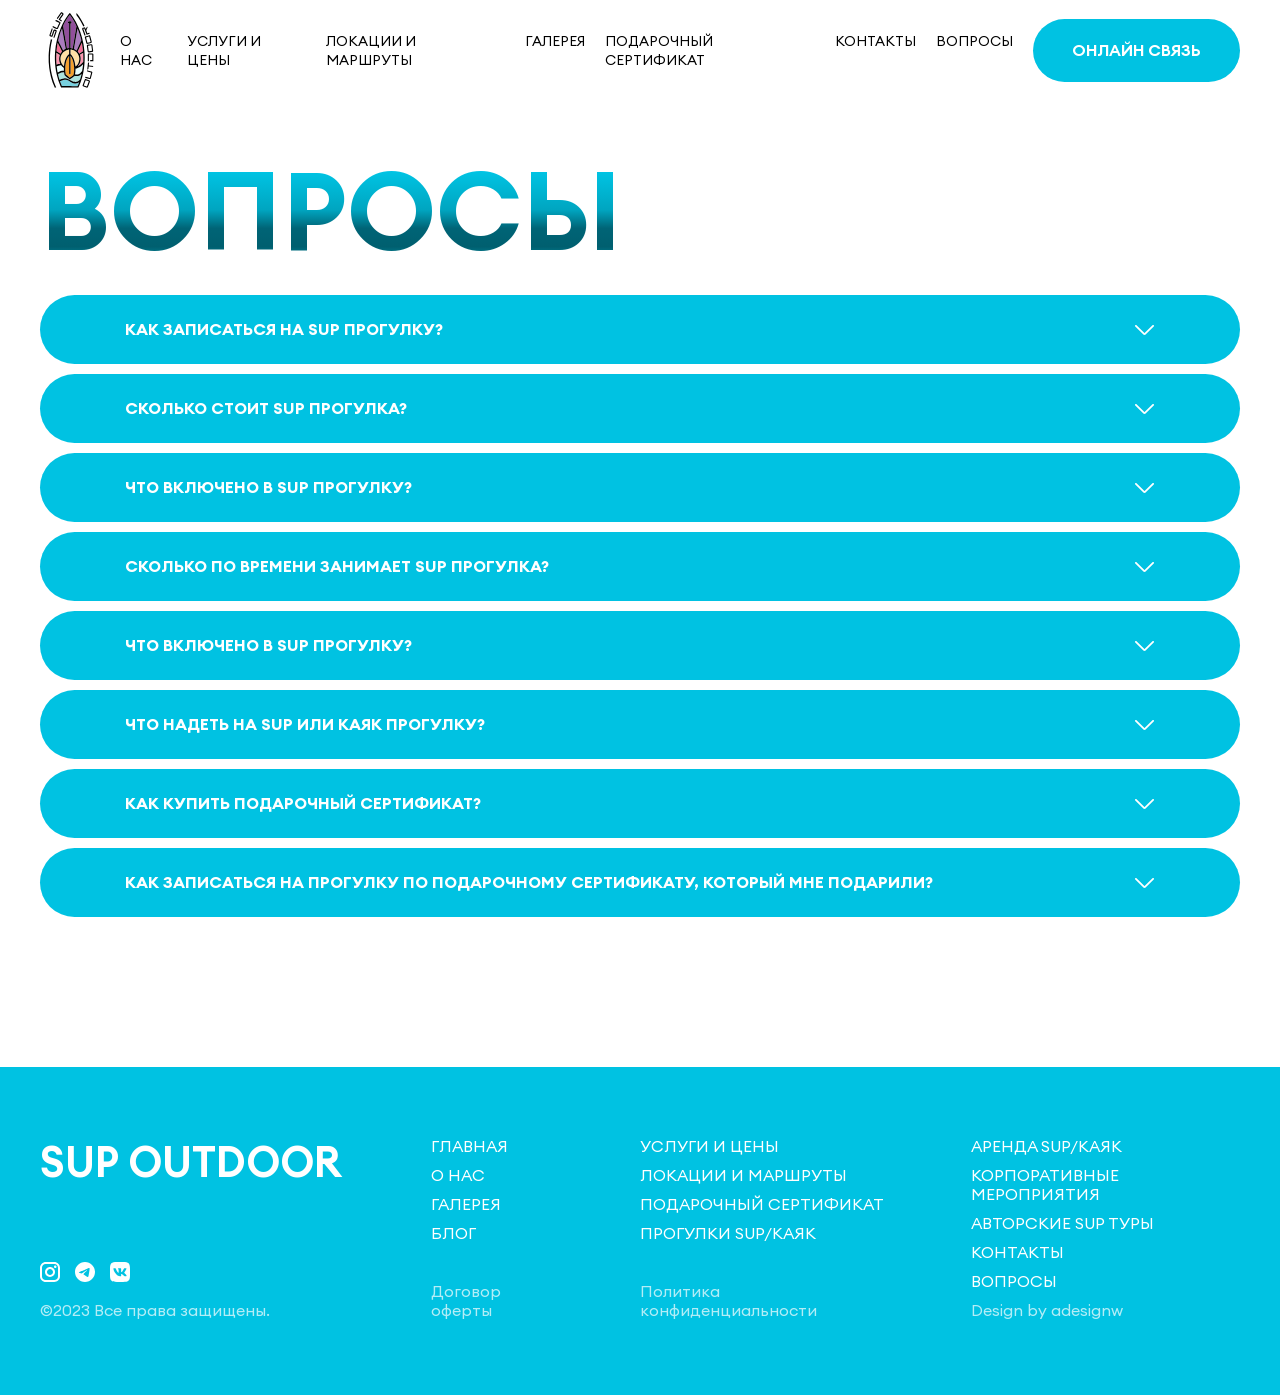
<file: html/ask.html>
<!DOCTYPE html>
<html lang="en">

<head>
	<meta charset="UTF-8">
	<meta name="viewport" content="width=device-width, initial-scale=1.0">
	<title>Вопросы</title>
	<link rel="stylesheet" href="./../styles.css">
	<script src="./../script.js" defer></script>
</head>

<body>

	<div class="app">
		<header class="header">
			<div class="header__container">

				<a href="/index.html" class="header__logo">
					<img src="../../img/logo.svg" alt="Логотип">
				</a>

				<ul class="header__menu">
					<li class="header__list">
						<a href="" class="header__link">О нас</a>
					</li>
					<li class="header__list">
						<a href="" class="header__link">Услуги и цены</a>
					</li>
					<li class="header__list">
						<a href="/html/routes.html" class="header__link">Локации и маршруты</a>
					</li>
					<li class="header__list">
						<a href="" class="header__link">Галерея</a>
					</li>
					<li class="header__list">
						<a href="" class="header__link">Подарочный сертификат</a>
					</li>
					<li class="header__list">
						<a href="/index.html" class="header__link">Контакты</a>
					</li>
					<li class="header__list">
						<a href="/html/ask.html" class="header__link">Вопросы</a>
					</li>
				</ul>

				<a href="/clients" class="header__button">Онлайн связь</a>

				<button class="header__burger"><span></span></button>

			</div>
		</header>

		<main class="main">

			<section class="ask">
				<div class="ask__container">
					<h2 class="ask__title">вопросы</h2>

					<div class="ask__items">

						<div class="ask__item">
							<div class="ask__question">
								Как записаться на SUP прогулку?
								<svg viewBox="0 0 23.2308 12.2263" fill="none">
									<path d="M22.1154 11.1108L12.1901 1.35742C12.1159 1.27954 12.0266 1.21753 11.9279 1.17505C11.8291 1.13281 11.7228 1.11084 11.6154 1.11084C11.508 1.11084 11.4017 1.13281 11.3029 1.17505C11.2042 1.21753 11.115 1.27954 11.0407 1.35742L1.11541 11.1108" stroke="#FFFFFF" stroke-opacity="1.000000" stroke-width="2.221727" stroke-linejoin="round" stroke-linecap="round" />
								</svg>
							</div>
							<div class="ask__content">
								<div class="ask__left">
									<p>Необходимо перейти по кнопке «Онлайн запись» в систему yclients. В записи есть маршруты, их описание, расписание и вся информация. Там же Вы сможете выбрать желаемый маршрут и время в нашем расписании, записаться и оплатить. Мы работаем по 100% предоплате. После записи на Вашу почту также придет вся информация.</p>
								</div>
								<div class="ask__right">
									<p class="ask__suptitle">Если запись не работает, просим связаться с нами через раздел контакты:</p>
									<a href="" class="ask__link">Контакты</a>
								</div>
							</div>
						</div>

						<div class="ask__item">
							<div class="ask__question">
								Сколько стоит SUP прогулка?
								<svg viewBox="0 0 23.2308 12.2263" fill="none">
									<path d="M22.1154 11.1108L12.1901 1.35742C12.1159 1.27954 12.0266 1.21753 11.9279 1.17505C11.8291 1.13281 11.7228 1.11084 11.6154 1.11084C11.508 1.11084 11.4017 1.13281 11.3029 1.17505C11.2042 1.21753 11.115 1.27954 11.0407 1.35742L1.11541 11.1108" stroke="#FFFFFF" stroke-opacity="1.000000" stroke-width="2.221727" stroke-linejoin="round" stroke-linecap="round" />
								</svg>
							</div>
							<div class="ask__content">
								<div class="ask__left">
									<p>Sup прогулки стоит от 2000 до 3900₽. <br> Цена завит от выбранной локации, времени и дня недели. Более подробно цены можно изучить в форме онлайн записи (при клике на кнопку “онлайн запись”).</p>
									<p>В стоимость включено всё необходимое:</p>

									<form class="ask__form">
										<label class="ask__label">
											<input type="checkbox" class="ask__checkbox">
											Новое оборудование (SUP, весло, жилет, страховочный лиш)
										</label>
										<label class="ask__label">
											<input type="checkbox" class="ask__checkbox">
											Обучение (теоретическая часть у воды)
										</label>
										<label class="ask__label">
											<input type="checkbox" class="ask__checkbox">
											Сопровождение инструкторов на всем маршруте
										</label>
									</form>

									<p>На каждой локации есть свои удобства в виде зоны для вещей, переодевания и т.д</p>
									<p>Старт и финиш любого из наших маршрутов в одном месте.</p>
								</div>
								<div class="ask__right">
									<p class="ask__suptitle">Для записи можно воспользоваться кнопкой «Онлайн запись»:</p>
									<a href="" class="ask__link">Онлайн запись</a>
								</div>
							</div>
						</div>

						<div class="ask__item">
							<div class="ask__question">
								Что включено в SUP прогулку?
								<svg viewBox="0 0 23.2308 12.2263" fill="none">
									<path d="M22.1154 11.1108L12.1901 1.35742C12.1159 1.27954 12.0266 1.21753 11.9279 1.17505C11.8291 1.13281 11.7228 1.11084 11.6154 1.11084C11.508 1.11084 11.4017 1.13281 11.3029 1.17505C11.2042 1.21753 11.115 1.27954 11.0407 1.35742L1.11541 11.1108" stroke="#FFFFFF" stroke-opacity="1.000000" stroke-width="2.221727" stroke-linejoin="round" stroke-linecap="round" />
								</svg>
							</div>
							<div class="ask__content">
								<div class="ask__left">
									<form class="ask__form">
										<label class="ask__label">
											<input type="checkbox" class="ask__checkbox">
											Курс обучения;
										</label>
										<label class="ask__label">
											<input type="checkbox" class="ask__checkbox">
											Прокат нового надежного оборудования (SUP доска, карбоновое (легкое) sup весло);
										</label>
										<label class="ask__label">
											<input type="checkbox" class="ask__checkbox">
											Спасательный жилет и страховочный лиш;
										</label>
										<label class="ask__label">
											<input type="checkbox" class="ask__checkbox">
											Сопровождение на всем маршруте профессиональными инструкторами;
										</label class="ask__label">
										<label>
											<input type="checkbox" class="ask__checkbox">
											Настроение и атмосфера!
										</label>
									</form>
								</div>
								<div class="ask__right">
									<p class="ask__suptitle">Для записи можно воспользоваться кнопкой «Онлайн запись»:</p>
									<a href="" class="ask__link">Онлайн запись</a>
								</div>
							</div>
						</div>

						<div class="ask__item">
							<div class="ask__question">
								Сколько по времени занимает sup прогулка?
								<svg viewBox="0 0 23.2308 12.2263" fill="none">
									<path d="M22.1154 11.1108L12.1901 1.35742C12.1159 1.27954 12.0266 1.21753 11.9279 1.17505C11.8291 1.13281 11.7228 1.11084 11.6154 1.11084C11.508 1.11084 11.4017 1.13281 11.3029 1.17505C11.2042 1.21753 11.115 1.27954 11.0407 1.35742L1.11541 11.1108" stroke="#FFFFFF" stroke-opacity="1.000000" stroke-width="2.221727" stroke-linejoin="round" stroke-linecap="round" />
								</svg>
							</div>
							<div class="ask__content">
								<div class="ask__left">
									<p>SUP прогулка длится порядка 1,5-2,5 часа в зависимости от выбранной локации и маршрута. Как показал опыт, такая продолжительность занятия оптимальна – вам хватит времени для отработки всех навыков, и вы не успеете устать.</p>
									<p>Исключения по времени составляют лишь маршруты “Кругосветка” (3,5 часа) и “Корона” (3,5 часа). Эти маршруты подойдут для тех, кто уже плавал с нами на сапах хоть один раз.</p>
									<p>Специально для новичков (и не только) мы подготовили все наши маршруты. Они очень живописны, и вы получите истинное удовольствие, проходя их. Все маршруты подходят для новичков (за исключением Кругосветки и Короны, поскольку это более длительные маршруты и связаны и с sup техникой и выносливостью).</p>
									<p>Уже на первом занятии вы гарантированно встанете на доску и самостоятельно поплывете, освоите все основные моменты по технике гребли и маневру, научитесь держать баланс, преодолевать волнения на воде и правильно перемещаться по доске.</p>
								</div>
								<div class="ask__right">
									<p class="ask__suptitle">Для записи можно воспользоваться кнопкой «Онлайн запись»:</p>
									<a href="" class="ask__link">Онлайн запись</a>
								</div>
							</div>
						</div>

						<div class="ask__item">
							<div class="ask__question">
								Что включено в SUP прогулку?
								<svg viewBox="0 0 23.2308 12.2263" fill="none">
									<path d="M22.1154 11.1108L12.1901 1.35742C12.1159 1.27954 12.0266 1.21753 11.9279 1.17505C11.8291 1.13281 11.7228 1.11084 11.6154 1.11084C11.508 1.11084 11.4017 1.13281 11.3029 1.17505C11.2042 1.21753 11.115 1.27954 11.0407 1.35742L1.11541 11.1108" stroke="#FFFFFF" stroke-opacity="1.000000" stroke-width="2.221727" stroke-linejoin="round" stroke-linecap="round" />
								</svg>
							</div>
							<div class="ask__content">
								<div class="ask__left">
									<form class="ask__form">
										<label class="ask__label">
											<input type="checkbox" class="ask__checkbox">
											Бутылку воды (желательно многоразовую) и минимум 1л воды на человека;
										</label>
										<label class="ask__label">
											<input type="checkbox" class="ask__checkbox">
											Купальник/одежду для сап прогулки (потому что если вы упадете в воду в единственной одежде, в которой пришли, то будет очень неприятно возвращаться в ней домой);
										</label>
										<label class="ask__label">
											<input type="checkbox" class="ask__checkbox">
											Крем от загара или для загара:
										</label>
										<label class="ask__label">
											<input type="checkbox" class="ask__checkbox">
											Гидромешок, если он у вас есть, и если вы хотите что-то взять с собой на заплыв (это необязательно - у нас есть зона, где можно оставить все свои вещи в безопасности);
										</label class="ask__label">
										<label>
											<input type="checkbox" class="ask__checkbox">
											Влагозащитный чехол для телефона, если он у вас есть, и если вы хотите взять телефон с собой на заплыв;
										</label>
										<label class="ask__label">
											<input type="checkbox" class="ask__checkbox">
											Поясная сумка, если вы планируете взять с собой телефон (а телефон сам по себе влагозащитный), или что-нибудь еще, что не боится воды:)
										</label>
										<label class="ask__label">
											<input type="checkbox" class="ask__checkbox">
											Головной убор от солнца;
										</label>
										<label class="ask__label">
											<input type="checkbox" class="ask__checkbox">
											Солнечные очки + страховочная веревочка, чтобы очки не утонули, если вы вдруг упадете в воду;
										</label>
										<label class="ask__label">
											<input type="checkbox" class="ask__checkbox">
											Полотенце - оно может понадобиться после заплыва, если вы захотите искупаться или вам кто-то поможет это сделать;
										</label>
										<label class="ask__label">
											<input type="checkbox" class="ask__checkbox">
											Если вы выбрали ранний или вечерний маршрут, то может понадобиться средство от комаров;
										</label>
										<label class="ask__label">
											<input type="checkbox" class="ask__checkbox">
											Настроение и бодрость!
										</label>
									</form>

									<p>На каждом сапе если специальные резинки, куда можно будет закрепить все выше перечисленное и не только.</p>
								</div>
								<div class="ask__right">
									<p class="ask__suptitle">Для записи можно воспользоваться кнопкой «Онлайн запись»:</p>
									<a href="" class="ask__link">Онлайн запись</a>
								</div>
							</div>
						</div>

						<div class="ask__item">
							<div class="ask__question">
								Что надеть на sup или каяк прогулку?
								<svg viewBox="0 0 23.2308 12.2263" fill="none">
									<path d="M22.1154 11.1108L12.1901 1.35742C12.1159 1.27954 12.0266 1.21753 11.9279 1.17505C11.8291 1.13281 11.7228 1.11084 11.6154 1.11084C11.508 1.11084 11.4017 1.13281 11.3029 1.17505C11.2042 1.21753 11.115 1.27954 11.0407 1.35742L1.11541 11.1108" stroke="#FFFFFF" stroke-opacity="1.000000" stroke-width="2.221727" stroke-linejoin="round" stroke-linecap="round" />
								</svg>
							</div>
							<div class="ask__content">
								<div class="ask__left">
									<p>Помните, что на SUP мы не просто стоим, а гребем, а значит активно разогреваемся. Соответственно, нам чаще жарко, чем холодно. Но, конечно же, не стоит забывать и о погоде.</p>
									<p>Если погода обещает быть тёплой - а это все что +15 и выше, то смело надевайте шорты, купальники, легкие футболки, желательно лайкру, чтобы не обгореть, а также кепку, очки и крем от загара. Для очков не забывайте страховочную веревочку, чтобы в конце прогулки не остаться без очков.</p>
								</div>
								<div class="ask__right">
									<p class="ask__suptitle">Для записи можно воспользоваться кнопкой «Онлайн запись»:</p>
									<a href="" class="ask__link">онлайн запись</a>
								</div>
							</div>
						</div>

						<div class="ask__item">
							<div class="ask__question">
								Как купить подарочный сертификат?
								<svg viewBox="0 0 23.2308 12.2263" fill="none">
									<path d="M22.1154 11.1108L12.1901 1.35742C12.1159 1.27954 12.0266 1.21753 11.9279 1.17505C11.8291 1.13281 11.7228 1.11084 11.6154 1.11084C11.508 1.11084 11.4017 1.13281 11.3029 1.17505C11.2042 1.21753 11.115 1.27954 11.0407 1.35742L1.11541 11.1108" stroke="#FFFFFF" stroke-opacity="1.000000" stroke-width="2.221727" stroke-linejoin="round" stroke-linecap="round" />
								</svg>
							</div>
							<div class="ask__content">
								<div class="ask__left border-none">
									<p>Если вы хотите купить подарочный Сертификат, можно перейти по кнопке:</p>
									<a href="" class="ask__link link-margin">купить</a>
									<p>Если вы хотите купить подарочный Сертификат, можно перейти по кнопке:</p>
									<a href="" class="ask__link">подробнее</a>
								</div>
							</div>
						</div>

						<div class="ask__item">
							<div class="ask__question">
								Как записаться на прогулку по подарочному сертификату, который мне подарили?
								<svg viewBox="0 0 23.2308 12.2263" fill="none">
									<path d="M22.1154 11.1108L12.1901 1.35742C12.1159 1.27954 12.0266 1.21753 11.9279 1.17505C11.8291 1.13281 11.7228 1.11084 11.6154 1.11084C11.508 1.11084 11.4017 1.13281 11.3029 1.17505C11.2042 1.21753 11.115 1.27954 11.0407 1.35742L1.11541 11.1108" stroke="#FFFFFF" stroke-opacity="1.000000" stroke-width="2.221727" stroke-linejoin="round" stroke-linecap="round" />
								</svg>
							</div>
							<div class="ask__content">
								<div class="ask__left">
									<form class="ask__form">
										<p>Вам необходимо выбрать, на какую прогулку вы хотите записаться в Серебряном Бору, выбрать сап или каяк, (расписание + описание маршрутов есть в онлайн записи), определиться со временем — и связаться с нами в Вотсапе, который есть в разделе контакты.</p>
										<label class="ask__label">
											<input type="checkbox" class="ask__checkbox">
											Сообщение нам отправляйте в таком формате (пример):
										</label>
										<p>Прошу записать меня на сап прогулку или каяк прогулку (нужно выбрать) в Серебряном бору.</p>
										<p>
											<span>Дата: xx.xx</span>
											<span>Время: xx:xx</span>
											<span>Сколько человек: 1 или 2 (в зависимости от того на сколько человек был подарен сертификат)</span>
											<span>Номер сертификата: xxxxxxxx</span>
											<span>Контактный номер: +7xxxxxxxxxx</span>
											<span>Имя: xxxxx</span>
										</p>
										<label class="ask__label">
											<input type="checkbox" class="ask__checkbox">
											Записаться нужно за 2-4 дня до выбранной прогулки.
										</label>
									</form>
								</div>
								<div class="ask__right">
									<p class="ask__suptitle">Чтобы посмотреть расписание и информацию по маршрутам воспользуйтесь кнопкой «Онлайн запись»:</p>
									<a href="" class="ask__link ask__link-margin">Онлайн запись</a>
									<p class="ask__suptitle">Чтобы связаться с нами для записи на прогулку воспользуйтесь кнопкой «WhatsApp»:</p>
									<a href="" class="ask__link ask__link-margin">WhatsApp</a>
									<p class="ask__suptitle">Чтобы узнать адрес и схему проезда к локации Серебряный Бор воспользуйтесь кнопкой «Контакты»:</p>
									<a href="" class="ask__link ask__link-margin">контакты</a>
								</div>
							</div>
						</div>



					</div>

				</div>
			</section>

		</main>

		<footer class="footer">
			<div class="footer__container">

				<div class="footer__info">

					<a href="" class="footer__logo">sup outdoor</a>

					<div class="footer__socials">
						<a href="" class="footer__social">
							<svg viewBox="0 0 25 25">
								<path id="Vector" d="M7.25 0L17.75 0C21.75 0 25 3.25 25 7.25L25 17.75C25 19.6729 24.2362 21.5171 22.8765 22.8765C21.5169 24.2363 19.6728 25 17.75 25L7.25 25C3.25 25 0 21.75 0 17.75L0 7.25C0 5.32715 0.763836 3.48291 2.12347 2.12354C3.48312 0.763672 5.32718 0 7.25 0ZM7 2.5C5.80653 2.5 4.66193 2.97412 3.81802 3.81787C2.97411 4.66211 2.5 5.80664 2.5 7L2.5 18C2.5 20.4873 4.5125 22.5 7 22.5L18 22.5C19.1935 22.5 20.3381 22.0259 21.182 21.1821C22.0259 20.3379 22.5 19.1934 22.5 18L22.5 7C22.5 4.5127 20.4875 2.5 18 2.5L7 2.5ZM19.0625 4.375C19.4769 4.375 19.8743 4.53955 20.1674 4.83252C20.4604 5.12549 20.625 5.52295 20.625 5.9375C20.625 6.35205 20.4604 6.74951 20.1674 7.04248C19.8743 7.33545 19.4769 7.5 19.0625 7.5C18.6481 7.5 18.2507 7.33545 17.9576 7.04248C17.6646 6.74951 17.5 6.35205 17.5 5.9375C17.5 5.52295 17.6646 5.12549 17.9576 4.83252C18.2507 4.53955 18.6481 4.375 19.0625 4.375ZM12.5 6.25C14.1576 6.25 15.7473 6.90869 16.9194 8.08057C18.0915 9.25293 18.75 10.8423 18.75 12.5C18.75 14.1577 18.0915 15.7471 16.9194 16.9194C15.7473 18.0913 14.1576 18.75 12.5 18.75C10.8424 18.75 9.25269 18.0913 8.08058 16.9194C6.90848 15.7471 6.25 14.1577 6.25 12.5C6.25 10.8423 6.90848 9.25293 8.08058 8.08057C9.25269 6.90869 10.8424 6.25 12.5 6.25ZM12.5 8.75C11.5054 8.75 10.5516 9.14502 9.84835 9.84814C9.14509 10.5518 8.75 11.5054 8.75 12.5C8.75 13.4946 9.14509 14.4482 9.84835 15.1519C10.5516 15.855 11.5054 16.25 12.5 16.25C13.4946 16.25 14.4484 15.855 15.1516 15.1519C15.8549 14.4482 16.25 13.4946 16.25 12.5C16.25 11.5054 15.8549 10.5518 15.1516 9.84814C14.4484 9.14502 13.4946 8.75 12.5 8.75Z" fill="#ffffff" fill-opacity="1.000000" fill-rule="nonzero" />
							</svg>
						</a>
						<a href="" class="footer__social">
							<svg viewBox="0 0 25 25">
								<path id="Vector" d="M12.5 0C5.6 0 0 5.6001 0 12.5C0 19.3999 5.6 25 12.5 25C19.4 25 25 19.3999 25 12.5C25 5.6001 19.4 0 12.5 0ZM18.3 8.5C18.1125 10.4751 17.3 15.2749 16.8875 17.4873C16.7125 18.4248 16.3625 18.7373 16.0375 18.7749C15.3125 18.8374 14.7625 18.2998 14.0625 17.8374C12.9625 17.1123 12.3375 16.6626 11.275 15.9624C10.0375 15.1499 10.8375 14.7002 11.55 13.9751C11.7375 13.7876 14.9375 10.875 15 10.6123C15.0087 10.5728 15.0075 10.5312 14.9966 10.4922C14.9857 10.4531 14.9654 10.417 14.9375 10.3877C14.8625 10.3252 14.7625 10.3501 14.675 10.3623C14.5625 10.3877 12.8125 11.5498 9.4 13.8501C8.9 14.1875 8.45 14.3623 8.05 14.3501C7.6 14.3374 6.75 14.1001 6.1125 13.8877C5.325 13.6377 4.7125 13.5 4.7625 13.0625C4.7875 12.8374 5.1 12.6123 5.6875 12.375C9.3375 10.7876 11.7625 9.7373 12.975 9.2373C16.45 7.7876 17.1625 7.5376 17.6375 7.5376C17.7375 7.5376 17.975 7.5625 18.125 7.6875C18.25 7.7876 18.2875 7.9248 18.3 8.0249C18.2875 8.1001 18.3125 8.3252 18.3 8.5Z" fill="#ffffff" fill-opacity="1.000000" fill-rule="nonzero" />
							</svg>
						</a>
						<a href="" class="footer__social">
							<svg viewBox="0 0 25 25">
								<path id="Vector" d="M16.3412 0L8.67125 0C1.66625 0 0 1.66602 0 8.65869L0 16.3286C0 23.3325 1.65375 25 8.65875 25L16.3288 25C23.3325 25 25 23.3462 25 16.3413L25 8.67139C25 1.66602 23.3463 0 16.3412 0ZM20.1825 17.8374L18.3587 17.8374C17.6687 17.8374 17.4612 17.2788 16.2238 16.041C15.1438 15 14.6875 14.8701 14.4138 14.8701C14.0363 14.8701 13.9325 14.9736 13.9325 15.4951L13.9325 17.1348C13.9325 17.5786 13.7888 17.8389 12.63 17.8389C11.5054 17.7632 10.4149 17.4214 9.44824 16.8418C8.4816 16.2622 7.66646 15.4614 7.07001 14.5049C5.65396 12.7427 4.66868 10.6738 4.1925 8.46387C4.1925 8.18994 4.29625 7.94238 4.8175 7.94238L6.64 7.94238C7.10875 7.94238 7.2775 8.15137 7.46124 8.63232C8.34625 11.2373 9.85625 13.5024 10.4688 13.5024C10.7038 13.5024 10.8062 13.3989 10.8062 12.8125L10.8062 10.1299C10.7287 8.90625 10.0788 8.80273 10.0788 8.35986C10.0871 8.24316 10.1406 8.13428 10.2279 8.05664C10.3151 7.97852 10.4293 7.9375 10.5462 7.94238L13.4113 7.94238C13.8025 7.94238 13.9325 8.1377 13.9325 8.60645L13.9325 12.2261C13.9325 12.6177 14.1013 12.7476 14.2188 12.7476C14.4538 12.7476 14.635 12.6177 15.065 12.1875C15.9886 11.061 16.7432 9.80615 17.305 8.4624C17.3624 8.30127 17.4711 8.16309 17.6144 8.06885C17.7577 7.9751 17.9278 7.93066 18.0988 7.94238L19.9225 7.94238C20.4688 7.94238 20.585 8.21631 20.4688 8.60645C19.8056 10.0918 18.9851 11.502 18.0213 12.8125C17.825 13.1123 17.7462 13.2686 18.0213 13.6201C18.2025 13.8936 18.8412 14.4277 19.2713 14.9351C19.8961 15.5581 20.415 16.2793 20.8075 17.0698C20.9637 17.5776 20.7025 17.8374 20.1825 17.8374Z" fill="#ffffff" fill-opacity="1.000000" fill-rule="nonzero" />
							</svg>
						</a>
					</div>

					<a href="" class="footer__parenthetical">©2023 Все права защищены.</a>

				</div>

				<div class="footer__items">

					<div class="footer__item">
						<div class="footer__links">
							<a href="" class="footer__link">главная</a>
							<a href="" class="footer__link">о нас</a>
							<a href="" class="footer__link">галерея</a>
							<a href="" class="footer__link">блог</a>
						</div>
						<a href="" class="footer__parenthetical">Договор оферты</a>
					</div>

					<div class="footer__item">
						<div class="footer__links">
							<a href="" class="footer__link">услуги и цены</a>
							<a href="" class="footer__link">локации и маршруты</a>
							<a href="" class="footer__link">подарочный сертификат</a>
							<a href="" class="footer__link">прогулки sup/каяк</a>
						</div>
						<a href="" class="footer__parenthetical">Политика конфиденциальности</a>
					</div>

					<div class="footer__item">
						<div class="footer__links">
							<a href="" class="footer__link">аренда sup/каяк</a>
							<a href="" class="footer__link">корпоративные мероприятия</a>
							<a href="" class="footer__link">авторские sup туры</a>
							<a href="" class="footer__link">контакты</a>
							<a href="" class="footer__link">вопросы</a>
						</div>
						<a href="" class="footer__parenthetical">Design by adesignw</a>
					</div>

				</div>

			</div>
		</footer>
	</div>



</body>

</html>
</file>
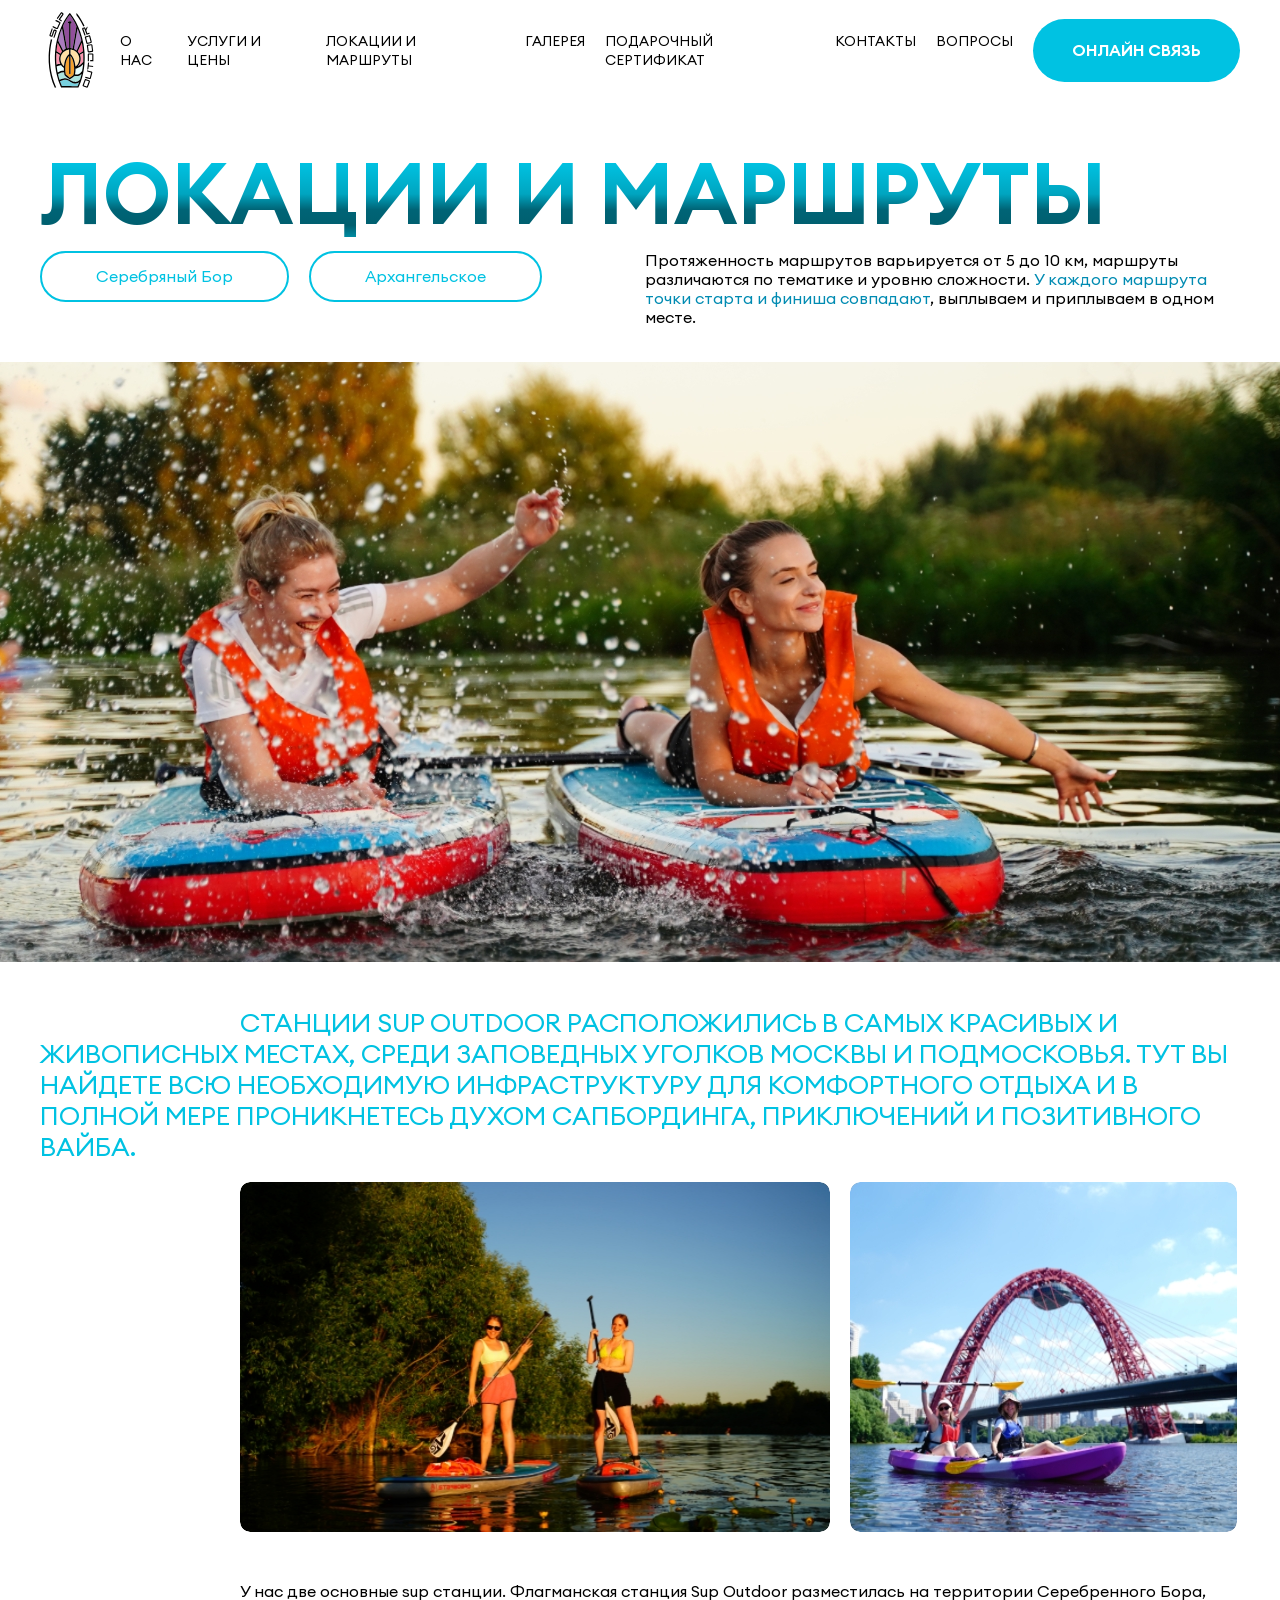
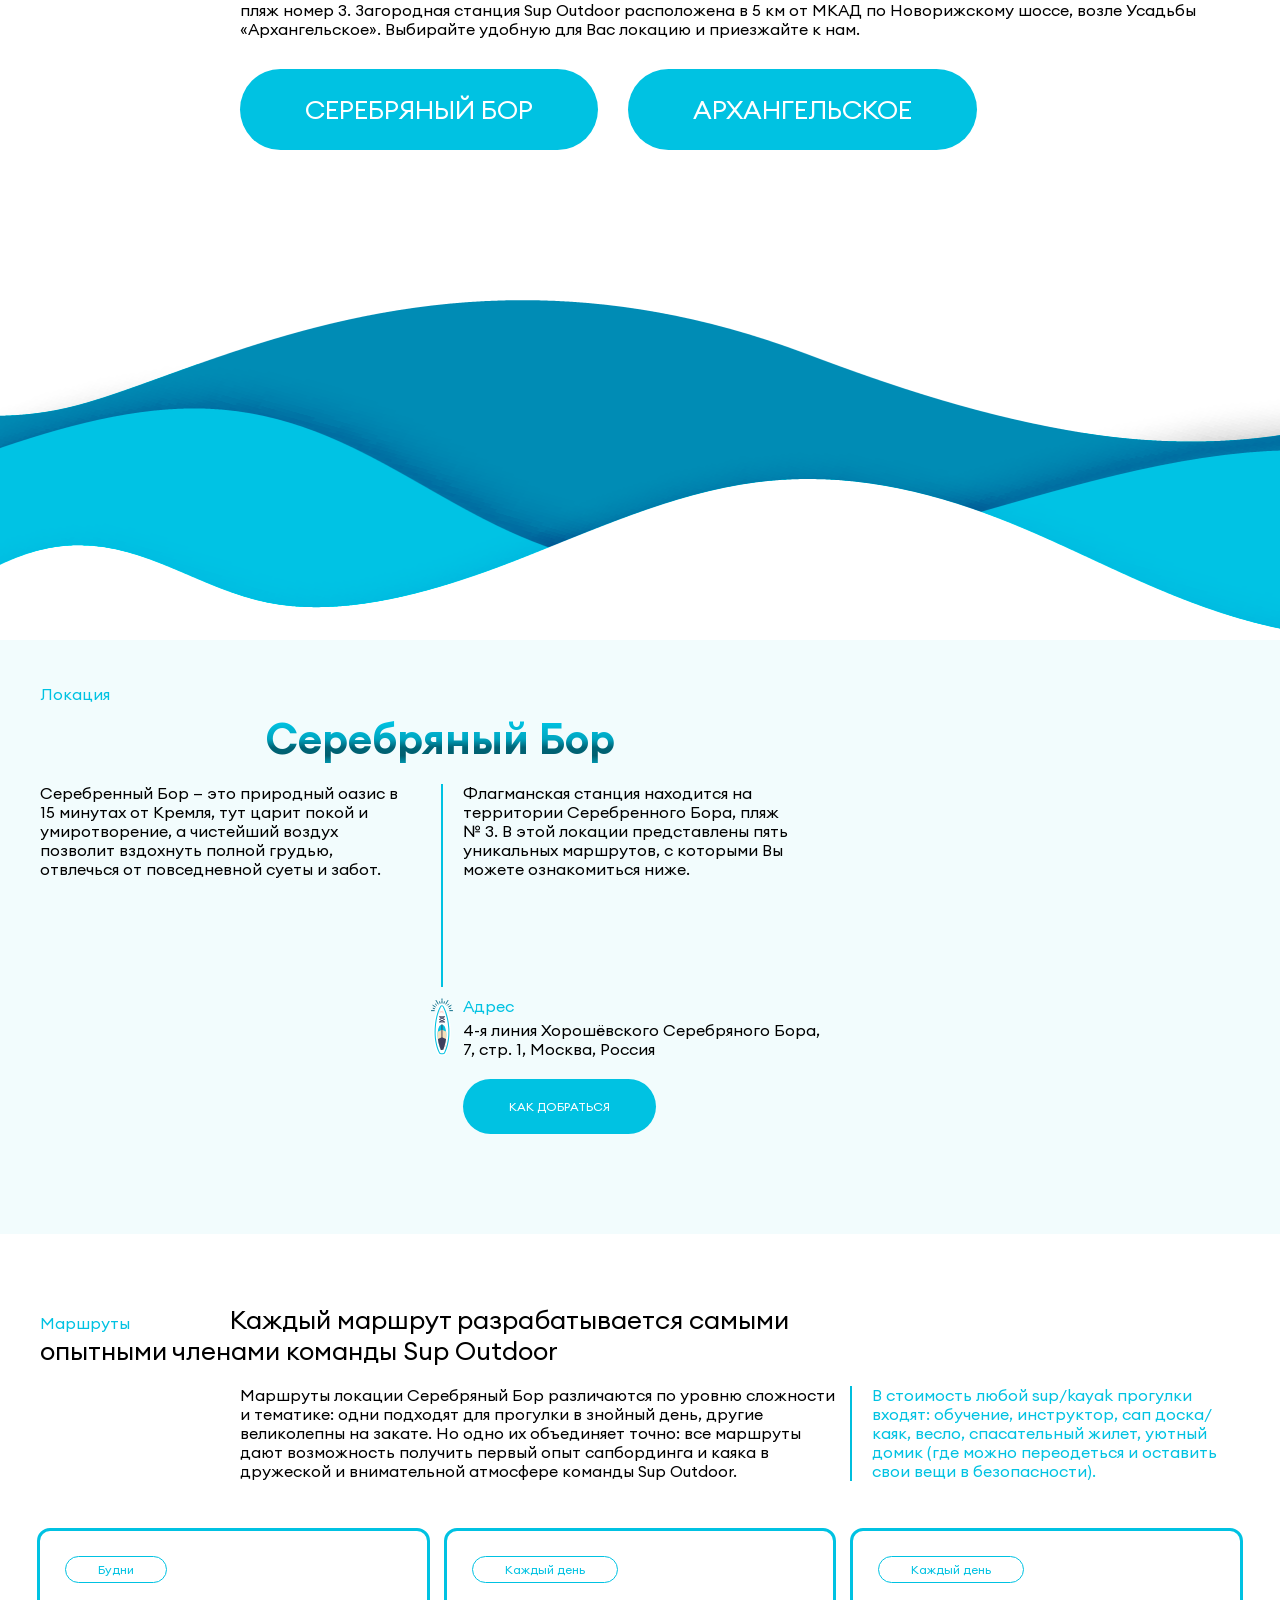
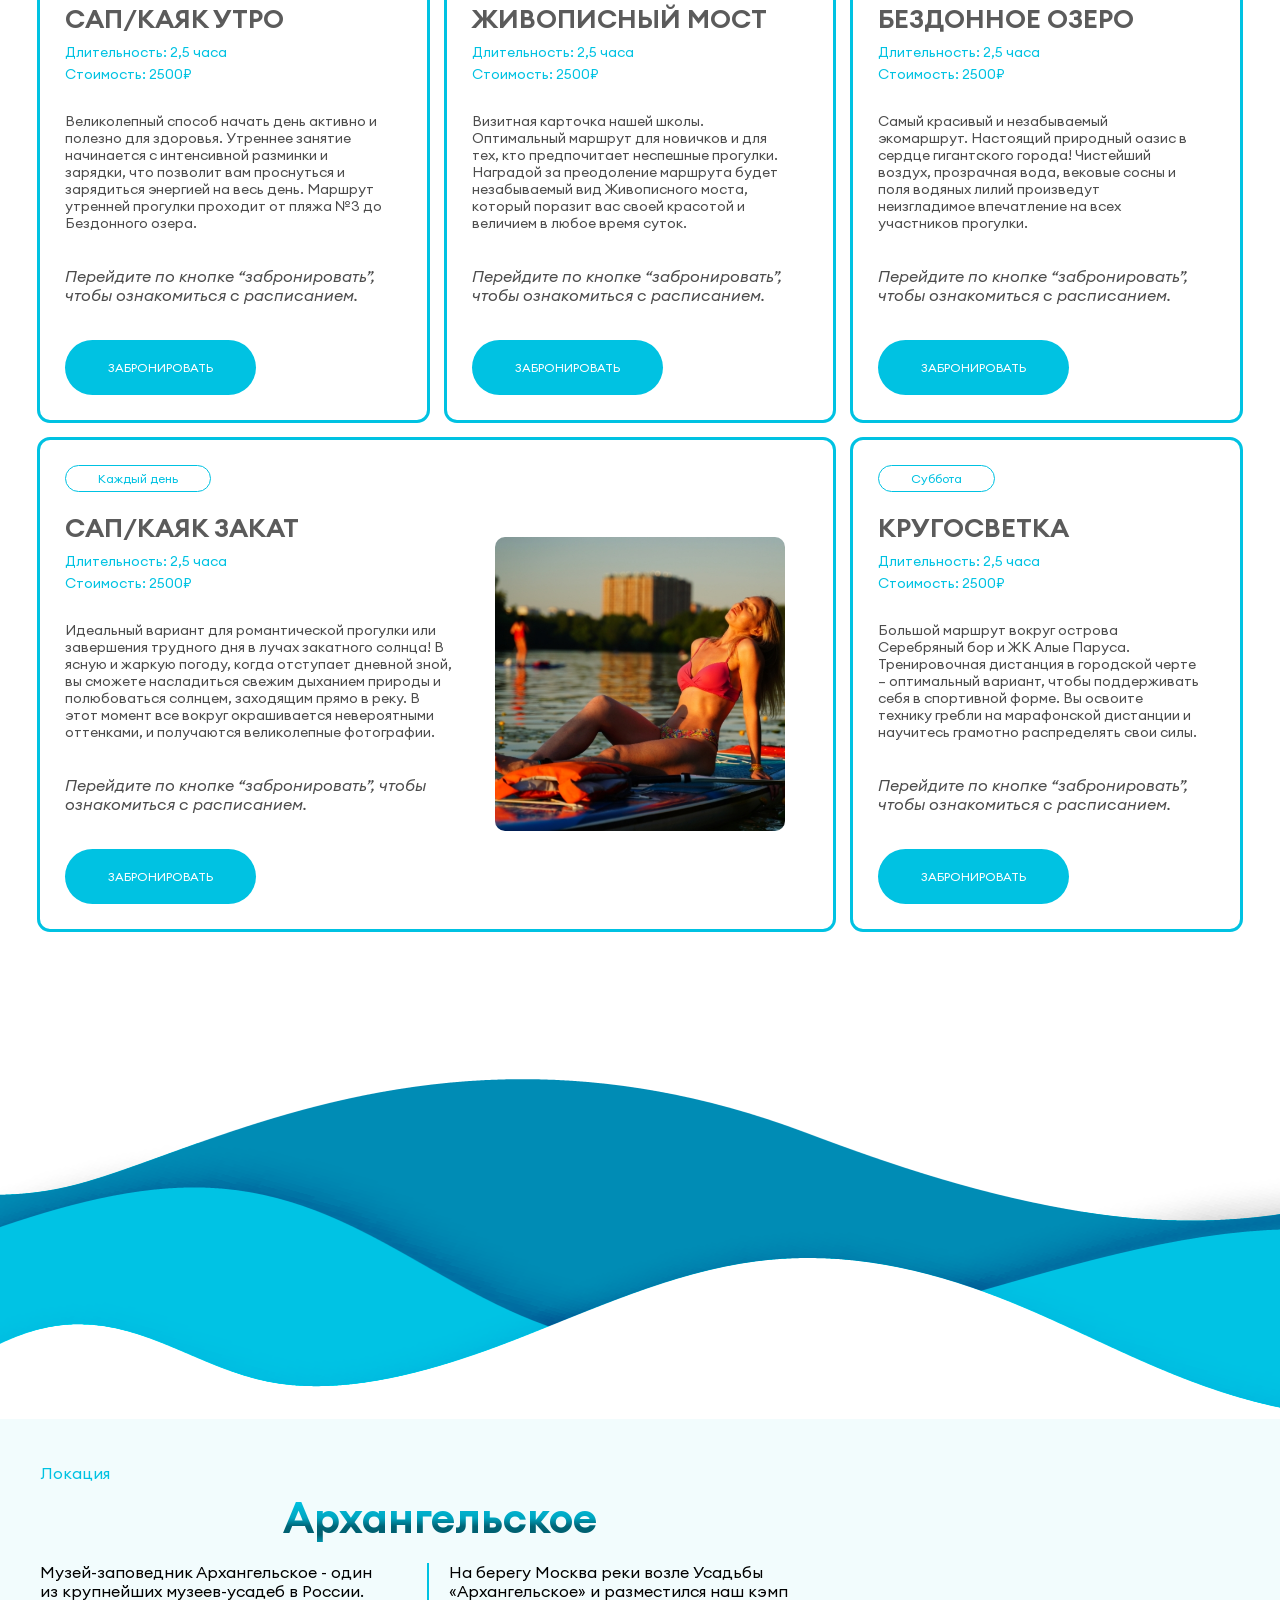
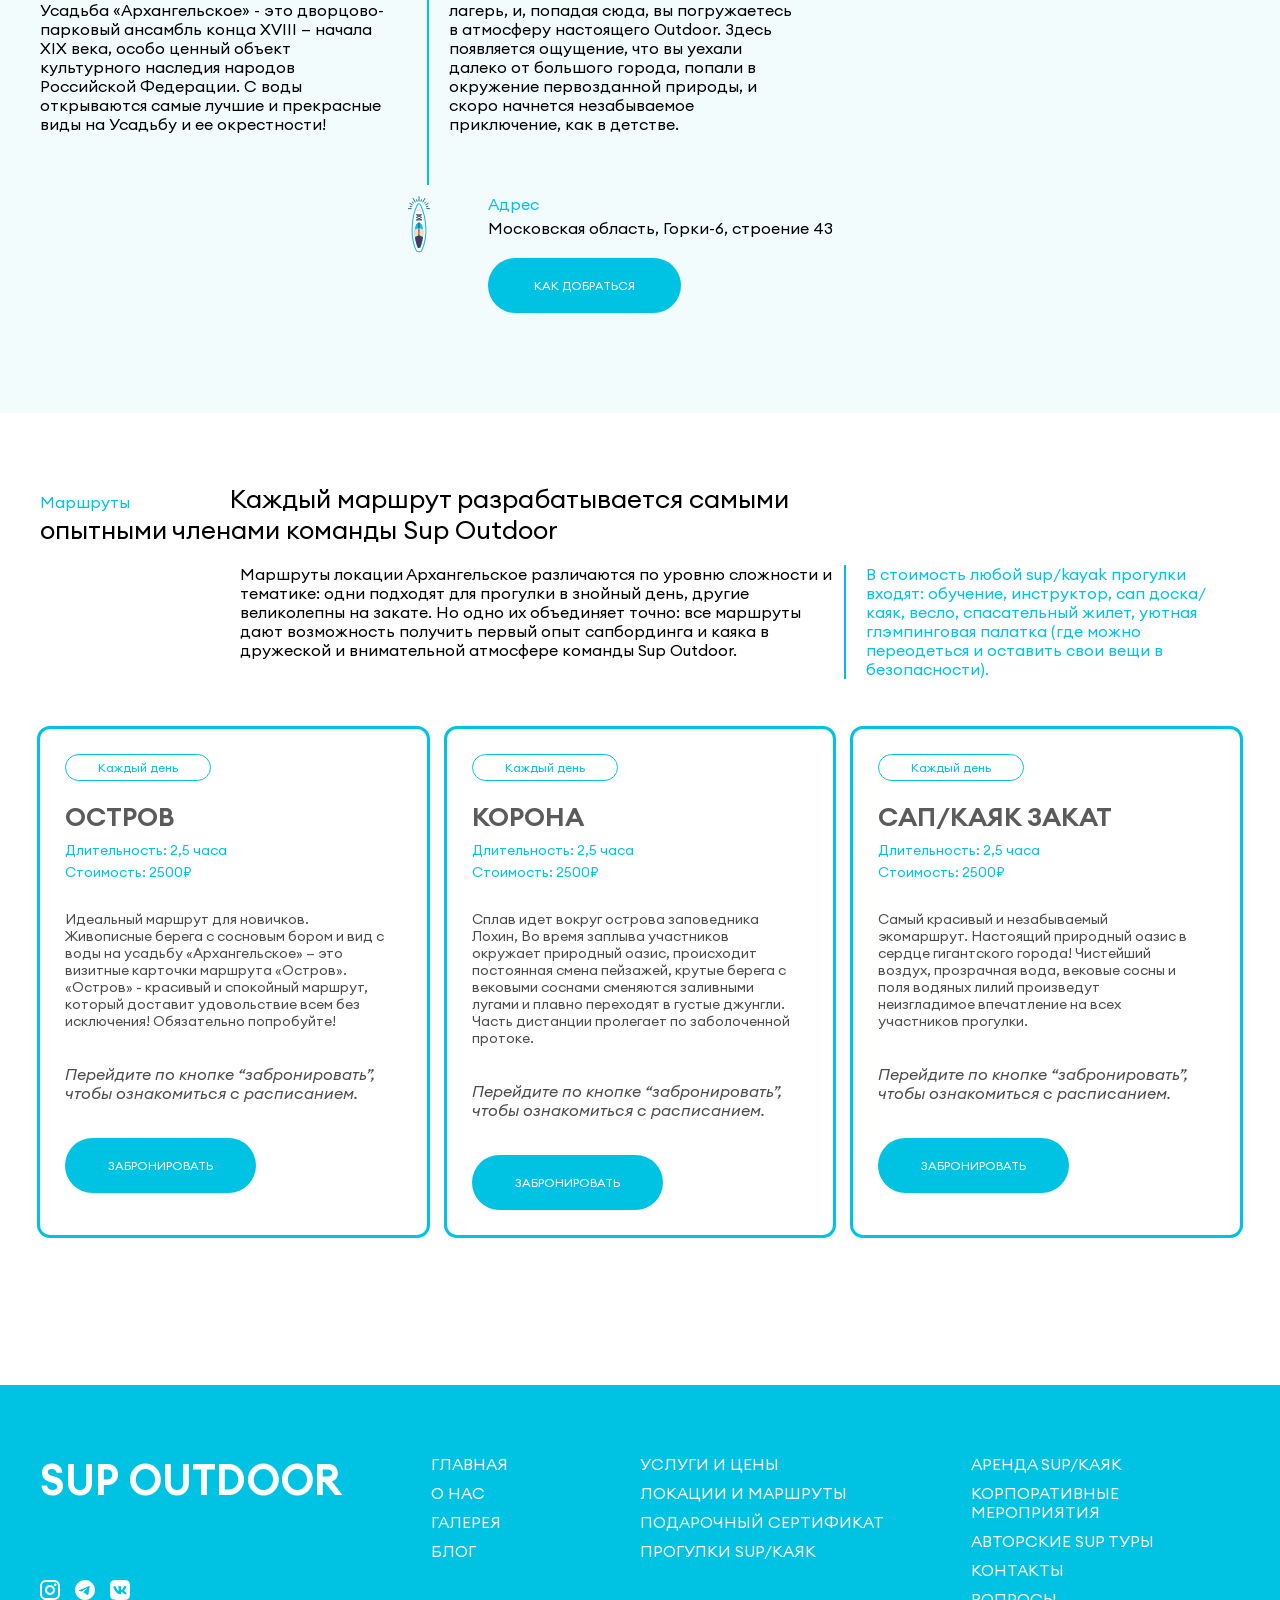
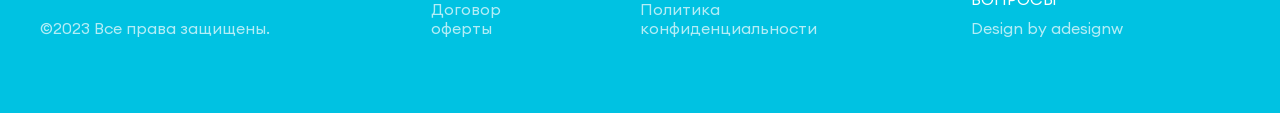
<file: html/routes.html>
<!DOCTYPE html>
<html lang="en">

<head>
	<meta charset="UTF-8">
	<meta name="viewport" content="width=device-width, initial-scale=1.0">
	<title>Локаций и Маршруты</title>
	<link rel="stylesheet" href="./../../styles.css">
	<link rel="stylesheet" href="https://cdn.jsdelivr.net/npm/swiper@11/swiper-bundle.min.css" />
	<script src="https://cdn.jsdelivr.net/npm/swiper@11/swiper-bundle.min.js"></script>
	<script src="./../../script.js" defer></script>
</head>

<body>

	<div class="app">

		<header class="header">
			<div class="header__container">

				<a href="/index.html" class="header__logo">
					<img src="../../img/logo.svg" alt="Логотип">
				</a>

				<ul class="header__menu">
					<li class="header__list">
						<a href="" class="header__link">О нас</a>
					</li>
					<li class="header__list">
						<a href="" class="header__link">Услуги и цены</a>
					</li>
					<li class="header__list">
						<a href="/html/routes.html" class="header__link">Локации и маршруты</a>
					</li>
					<li class="header__list">
						<a href="" class="header__link">Галерея</a>
					</li>
					<li class="header__list">
						<a href="" class="header__link">Подарочный сертификат</a>
					</li>
					<li class="header__list">
						<a href="/index.html" class="header__link">Контакты</a>
					</li>
					<li class="header__list">
						<a href="/html/ask.html" class="header__link">Вопросы</a>
					</li>
				</ul>

				<a href="/clients" class="header__button">Онлайн связь</a>

				<button class="header__burger"><span></span></button>

			</div>
		</header>

		<main class="main">

			<section class="routes">
				<div class="routes__container">
					<h2 class="routes__title title">Локации и Маршруты</h2>
					<div class="routes__bottom">
						<div class="routes__links">
							<a href="" class="routes__link">Серебряный Бор</a>
							<a href="" class="routes__link">Архангельское</a>
						</div>
						<p class="routes__subtitle">Протяженность маршрутов варьируется от 5 до 10 км, маршруты различаются по тематике и уровню сложности. <span>У каждого маршрута точки старта и финиша совпадают</span>, выплываем и приплываем в одном месте.</p>
					</div>
				</div>
				<div class="routes__image">
					<img src="../img/Routes/Routes/image.jpeg" alt="Главное изображение">
				</div>
			</section>

			<section class="scrolling">
				<div class="scrolling__container">
					<h6 class="scrolling__title"><span class="padding-column">Станции Sup Outdoor расположились в самых красивых и</span> <br> живописных местах, среди заповедных уголков Москвы и Подмосковья. Тут вы найдете всю необходимую инфраструктуру для комфортного отдыха и в полной мере проникнетесь духом сапбординга, приключений и позитивного вайба.</h6>
					<div class="scrolling__slider swiper">
						<div class="scrolling__wrapper swiper-wrapper padding-column">
							<div class="scrolling__slide swiper-slide">
								<img src="../img/Routes/Slider/1.jpeg" alt="Изображение фотографий слайдера">
							</div>
							<div class="scrolling__slide scrolling__slide-small swiper-slide">
								<img src="../img/Routes/Slider/2.jpeg" alt="Изображение фотографий слайдера">
							</div>
						</div>
						<div class="scrolling__pagination swiper-pagination"></div>
					</div>
					<p class="scrolling__subtitle padding-column">У нас две основные sup станции. Флагманская станция Sup Outdoor разместилась на территории Серебренного Бора, пляж номер 3. Загородная станция Sup Outdoor расположена в 5 км от МКАД по Новорижскому шоссе, возле Усадьбы «Архангельское». <span>Выбирайте удобную для Вас локацию и приезжайте к нам.</span></p>
					<div class="scrolling__links padding-column">
						<a href="" class="scrolling__link">серебряный бор</a>
						<a href="" class="scrolling__link">архангельское</a>
					</div>
				</div>
			</section>

			<article class="wave null">Пустой текст для семантики, который не отображается</article>

			<section class="location">
				<div class="location__container">
					<div class="location__top">
						<p class="location__suptitle">Локация</p>
						<h4 class="location__title">Серебряный Бор</h4>
					</div>
					<div class="location__content">
						<div class="location__left">
							<div class="location__text">
								<p class="location__textbox">Серебренный Бор — это природный оазис в 15 минутах от Кремля, тут царит покой и умиротворение, а чистейший воздух позволит вздохнуть полной грудью, отвлечься от повседневной суеты и забот.</p>
								<p class="location__textbox">Флагманская станция находится на территории Серебренного Бора, пляж № 3. В этой локации представлены пять уникальных маршрутов, с которыми Вы можете ознакомиться ниже.</p>
							</div>
							<div class="location__bottom">
								<img class="location__icon" src="./../img/Routes/Location/icon.svg" alt="Иконка">
								<p class="location__address"><span>Адрес</span>4-я линия Хорошёвского Серебряного Бора, 7, стр. 1, Москва, Россия</p>
								<a href="" class="location__link">как добраться</a>
							</div>
						</div>
						<div class="location__map">
							<iframe src="https://www.google.com/maps/embed?pb=!1m10!1m8!1m3!1d17936.871838338622!2d37.7804787!3d55.8087084!3m2!1i1024!2i768!4f13.1!5e0!3m2!1sru!2snl!4v1707258589683!5m2!1sru!2snl" width="600" height="450" style="border:0;" allowfullscreen="" loading="lazy" referrerpolicy="no-referrer-when-downgrade"></iframe>
						</div>
					</div>
				</div>
			</section>

			<section class="places">
				<div class="places__container">
					<div class="places__top">
						<span class="places__suptitle">Маршруты</span>
						<h6 class="places__title"><span>Маршруты</span>Каждый маршрут разрабатывается самыми опытными членами команды Sup Outdoor</h6>
						<div class="places__text padding-column">
							<p class="places__left">Маршруты локации Серебряный Бор различаются по уровню сложности и тематике: одни подходят для прогулки в знойный день, другие великолепны на закате. Но одно их объединяет точно: все маршруты дают возможность получить первый опыт сапбординга и каяка в дружеской и внимательной атмосфере команды Sup Outdoor.</p>
							<p class="places__right">В стоимость любой sup/kayak прогулки входят: обучение, инструктор, сап доска/каяк, весло, спасательный жилет, уютный домик (где можно переодеться и оставить свои вещи в безопасности).</p>
						</div>
					</div>
					<div class="places__items">

						<article class="places__item places__item-1">
							<div class="places__header">
								<p class="places__day">Будни</p>
								<h6 class="places__name">сап/каяк утро</h6>
								<p class="places__result">Длительность: 2,5 часа</p>
								<p class="places__result">Стоимость: 2500₽</p>
							</div>
							<div class="places__content">
								<p class="places__description">Великолепный способ начать день активно и полезно для здоровья. Утреннее занятие начинается с интенсивной разминки и зарядки, что позволит вам проснуться и зарядиться энергией на весь день. Маршрут утренней прогулки проходит от пляжа №3 до Бездонного озера.</p>
								<i class="places__note">Перейдите по кнопке “забронировать”, чтобы ознакомиться с расписанием.</i>
								<a href="" class="places__link">забронировать</a>
							</div>
						</article>

						<article class="places__item places__item-2">
							<div class="places__header">
								<p class="places__day">Каждый день</p>
								<h6 class="places__name">живописный мост</h6>
								<p class="places__result">Длительность: 2,5 часа</p>
								<p class="places__result">Стоимость: 2500₽</p>
							</div>
							<div class="places__content">
								<p class="places__description">Визитная карточка нашей школы. Оптимальный маршрут для новичков и для тех, кто предпочитает неспешные прогулки. Наградой за преодоление маршрута будет незабываемый вид Живописного моста, который поразит вас своей красотой и величием в любое время суток.</p>
								<i class="places__note">Перейдите по кнопке “забронировать”, чтобы ознакомиться с расписанием.</i>
								<a href="" class="places__link">забронировать</a>
							</div>
						</article>

						<article class="places__item places__item-3">
							<div class="places__header">
								<p class="places__day">Каждый день</p>
								<h6 class="places__name">бездонное озеро</h6>
								<p class="places__result">Длительность: 2,5 часа</p>
								<p class="places__result">Стоимость: 2500₽</p>
							</div>
							<div class="places__content">
								<p class="places__description">Самый красивый и незабываемый экомаршрут. Настоящий природный оазис в сердце гигантского города! Чистейший воздух, прозрачная вода, вековые сосны и поля водяных лилий произведут неизгладимое впечатление на всех участников прогулки.</p>
								<i class="places__note">Перейдите по кнопке “забронировать”, чтобы ознакомиться с расписанием.</i>
								<a href="" class="places__link">забронировать</a>
							</div>
						</article>

						<article class="places__item places__item-4 places__item-big">
							<div class="places__wrapper">
								<div class="places__header">
									<p class="places__day">Каждый день</p>
									<h6 class="places__name">сап/каяк закат</h6>
									<p class="places__result">Длительность: 2,5 часа</p>
									<p class="places__result">Стоимость: 2500₽</p>
								</div>
								<div class="places__content">
									<p class="places__description">Идеальный вариант для романтической прогулки или завершения трудного дня в лучах закатного солнца! В ясную и жаркую погоду, когда отступает дневной зной, вы сможете насладиться свежим дыханием природы и полюбоваться солнцем, заходящим прямо в реку. В этот момент все вокруг окрашивается невероятными оттенками, и получаются великолепные фотографии.</p>
									<i class="places__note">Перейдите по кнопке “забронировать”, чтобы ознакомиться с расписанием.</i>
									<a href="" class="places__link">забронировать</a>
								</div>
							</div>
							<div class="places__image">
								<img src="./../img/Routes/Places/4.jpeg" alt="Изображение карточки">
							</div>
						</article>

						<article class="places__item places__item-5">
							<div class="places__header">
								<p class="places__day">Суббота</p>
								<h6 class="places__name">кругосветка</h6>
								<p class="places__result">Длительность: 2,5 часа</p>
								<p class="places__result">Стоимость: 2500₽</p>
							</div>
							<div class="places__content">
								<p class="places__description">Большой маршрут вокруг острова Серебряный бор и ЖК Алые Паруса. Тренировочная дистанция в городской черте – оптимальный вариант, чтобы поддерживать себя в спортивной форме. Вы освоите технику гребли на марафонской дистанции и научитесь грамотно распределять свои силы. </p>
								<i class="places__note">Перейдите по кнопке “забронировать”, чтобы ознакомиться с расписанием.</i>
								<a href="" class="places__link">забронировать</a>
							</div>
						</article>

					</div>
				</div>
			</section>

			<article class="wave null">Пустой текст для семантики, который не отображается</article>

			<section class="location">
				<div class="location__container">
					<div class="location__top">
						<p class="location__suptitle">Локация</p>
						<h4 class="location__title">Архангельское</h4>
					</div>
					<div class="location__content">
						<div class="location__left">
							<div class="location__text">
								<p class="location__textbox">Музей-заповедник Архангельское - один из крупнейших музеев-усадеб в России. Усадьба «Архангельское» - это дворцово-парковый ансамбль конца XVIII — начала XIX века, особо ценный объект культурного наследия народов Российской Федерации. С воды открываются самые лучшие и прекрасные виды на Усадьбу и ее окрестности!</p>
								<p class="location__textbox">На берегу Москва реки возле Усадьбы «Архангельское» и разместился наш кэмп лагерь, и, попадая сюда, вы погружаетесь в атмосферу настоящего Outdoor. Здесь появляется ощущение, что вы уехали далеко от большого города, попали в окружение первозданной природы, и скоро начнется незабываемое приключение, как в детстве.</p>
							</div>
							<div class="location__bottom location__bottom-small">
								<img class="location__icon" src="./../img/Routes/Location/icon.svg" alt="Иконка">
								<p class="location__address"><span>Адрес</span>Московская область, Горки-6, строение 43</p>
								<a href="" class="location__link">как добраться</a>
							</div>
						</div>
						<div class="location__map">
							<iframe src="https://www.google.com/maps/embed?pb=!1m10!1m8!1m3!1d17936.871838338622!2d37.7804787!3d55.8087084!3m2!1i1024!2i768!4f13.1!5e0!3m2!1sru!2snl!4v1707258589683!5m2!1sru!2snl" width="600" height="450" style="border:0;" allowfullscreen="" loading="lazy" referrerpolicy="no-referrer-when-downgrade"></iframe>
						</div>
					</div>
				</div>
			</section>

			<section class="places">
				<div class="places__container">
					<div class="places__top">
						<span class="places__suptitle">Маршруты</span>
						<h6 class="places__title"><span>Маршруты</span>Каждый маршрут разрабатывается самыми опытными членами команды Sup Outdoor</h6>
						<div class="places__text padding-column">
							<p class="places__left">Маршруты локации Архангельское различаются по уровню сложности и тематике: одни подходят для прогулки в знойный день, другие великолепны на закате. Но одно их объединяет точно: все маршруты дают возможность получить первый опыт сапбординга и каяка в дружеской и внимательной атмосфере команды Sup Outdoor.</p>
							<p class="places__right">В стоимость любой sup/kayak прогулки входят: обучение, инструктор, сап доска/каяк, весло, спасательный жилет, уютная глэмпинговая палатка (где можно переодеться и оставить свои вещи в безопасности).</p>
						</div>
					</div>
					<div class="places__items">

						<article class="places__item places__item-6">
							<div class="places__header">
								<p class="places__day">Каждый день</p>
								<h6 class="places__name">остров</h6>
								<p class="places__result">Длительность: 2,5 часа</p>
								<p class="places__result">Стоимость: 2500₽</p>
							</div>
							<div class="places__content">
								<p class="places__description">Идеальный маршрут для новичков. Живописные берега с сосновым бором и вид с воды на усадьбу «Архангельское» — это визитные карточки маршрута «Остров». «Остров» - красивый и спокойный маршрут, который доставит удовольствие всем без исключения! Обязательно попробуйте!</p>
								<i class="places__note">Перейдите по кнопке “забронировать”, чтобы ознакомиться с расписанием.</i>
								<a href="" class="places__link">забронировать</a>
							</div>
						</article>

						<article class="places__item places__item-7">
							<div class="places__header">
								<p class="places__day">Каждый день</p>
								<h6 class="places__name">корона</h6>
								<p class="places__result">Длительность: 2,5 часа</p>
								<p class="places__result">Стоимость: 2500₽</p>
							</div>
							<div class="places__content">
								<p class="places__description">Сплав идет вокруг острова заповедника Лохин, Во время заплыва участников окружает природный оазис, происходит постоянная смена пейзажей, крутые берега с вековыми соснами сменяются заливными лугами и плавно переходят в густые джунгли. Часть дистанции пролегает по заболоченной протоке.</p>
								<i class="places__note">Перейдите по кнопке “забронировать”, чтобы ознакомиться с расписанием.</i>
								<a href="" class="places__link">забронировать</a>
							</div>
						</article>

						<article class="places__item places__item-8">
							<div class="places__header">
								<p class="places__day">Каждый день</p>
								<h6 class="places__name">сап/каяк закат</h6>
								<p class="places__result">Длительность: 2,5 часа</p>
								<p class="places__result">Стоимость: 2500₽</p>
							</div>
							<div class="places__content">
								<p class="places__description">Самый красивый и незабываемый экомаршрут. Настоящий природный оазис в сердце гигантского города! Чистейший воздух, прозрачная вода, вековые сосны и поля водяных лилий произведут неизгладимое впечатление на всех участников прогулки.</p>
								<i class="places__note">Перейдите по кнопке “забронировать”, чтобы ознакомиться с расписанием.</i>
								<a href="" class="places__link">забронировать</a>
							</div>
						</article>
					</div>
				</div>
			</section>


		</main>

		<footer class="footer">
			<div class="footer__container">

				<div class="footer__info">

					<a href="" class="footer__logo">sup outdoor</a>

					<div class="footer__socials">
						<a href="" class="footer__social">
							<svg viewBox="0 0 25 25">
								<path id="Vector" d="M7.25 0L17.75 0C21.75 0 25 3.25 25 7.25L25 17.75C25 19.6729 24.2362 21.5171 22.8765 22.8765C21.5169 24.2363 19.6728 25 17.75 25L7.25 25C3.25 25 0 21.75 0 17.75L0 7.25C0 5.32715 0.763836 3.48291 2.12347 2.12354C3.48312 0.763672 5.32718 0 7.25 0ZM7 2.5C5.80653 2.5 4.66193 2.97412 3.81802 3.81787C2.97411 4.66211 2.5 5.80664 2.5 7L2.5 18C2.5 20.4873 4.5125 22.5 7 22.5L18 22.5C19.1935 22.5 20.3381 22.0259 21.182 21.1821C22.0259 20.3379 22.5 19.1934 22.5 18L22.5 7C22.5 4.5127 20.4875 2.5 18 2.5L7 2.5ZM19.0625 4.375C19.4769 4.375 19.8743 4.53955 20.1674 4.83252C20.4604 5.12549 20.625 5.52295 20.625 5.9375C20.625 6.35205 20.4604 6.74951 20.1674 7.04248C19.8743 7.33545 19.4769 7.5 19.0625 7.5C18.6481 7.5 18.2507 7.33545 17.9576 7.04248C17.6646 6.74951 17.5 6.35205 17.5 5.9375C17.5 5.52295 17.6646 5.12549 17.9576 4.83252C18.2507 4.53955 18.6481 4.375 19.0625 4.375ZM12.5 6.25C14.1576 6.25 15.7473 6.90869 16.9194 8.08057C18.0915 9.25293 18.75 10.8423 18.75 12.5C18.75 14.1577 18.0915 15.7471 16.9194 16.9194C15.7473 18.0913 14.1576 18.75 12.5 18.75C10.8424 18.75 9.25269 18.0913 8.08058 16.9194C6.90848 15.7471 6.25 14.1577 6.25 12.5C6.25 10.8423 6.90848 9.25293 8.08058 8.08057C9.25269 6.90869 10.8424 6.25 12.5 6.25ZM12.5 8.75C11.5054 8.75 10.5516 9.14502 9.84835 9.84814C9.14509 10.5518 8.75 11.5054 8.75 12.5C8.75 13.4946 9.14509 14.4482 9.84835 15.1519C10.5516 15.855 11.5054 16.25 12.5 16.25C13.4946 16.25 14.4484 15.855 15.1516 15.1519C15.8549 14.4482 16.25 13.4946 16.25 12.5C16.25 11.5054 15.8549 10.5518 15.1516 9.84814C14.4484 9.14502 13.4946 8.75 12.5 8.75Z" fill="#ffffff" fill-opacity="1.000000" fill-rule="nonzero" />
							</svg>
						</a>
						<a href="" class="footer__social">
							<svg viewBox="0 0 25 25">
								<path id="Vector" d="M12.5 0C5.6 0 0 5.6001 0 12.5C0 19.3999 5.6 25 12.5 25C19.4 25 25 19.3999 25 12.5C25 5.6001 19.4 0 12.5 0ZM18.3 8.5C18.1125 10.4751 17.3 15.2749 16.8875 17.4873C16.7125 18.4248 16.3625 18.7373 16.0375 18.7749C15.3125 18.8374 14.7625 18.2998 14.0625 17.8374C12.9625 17.1123 12.3375 16.6626 11.275 15.9624C10.0375 15.1499 10.8375 14.7002 11.55 13.9751C11.7375 13.7876 14.9375 10.875 15 10.6123C15.0087 10.5728 15.0075 10.5312 14.9966 10.4922C14.9857 10.4531 14.9654 10.417 14.9375 10.3877C14.8625 10.3252 14.7625 10.3501 14.675 10.3623C14.5625 10.3877 12.8125 11.5498 9.4 13.8501C8.9 14.1875 8.45 14.3623 8.05 14.3501C7.6 14.3374 6.75 14.1001 6.1125 13.8877C5.325 13.6377 4.7125 13.5 4.7625 13.0625C4.7875 12.8374 5.1 12.6123 5.6875 12.375C9.3375 10.7876 11.7625 9.7373 12.975 9.2373C16.45 7.7876 17.1625 7.5376 17.6375 7.5376C17.7375 7.5376 17.975 7.5625 18.125 7.6875C18.25 7.7876 18.2875 7.9248 18.3 8.0249C18.2875 8.1001 18.3125 8.3252 18.3 8.5Z" fill="#ffffff" fill-opacity="1.000000" fill-rule="nonzero" />
							</svg>
						</a>
						<a href="" class="footer__social">
							<svg viewBox="0 0 25 25">
								<path id="Vector" d="M16.3412 0L8.67125 0C1.66625 0 0 1.66602 0 8.65869L0 16.3286C0 23.3325 1.65375 25 8.65875 25L16.3288 25C23.3325 25 25 23.3462 25 16.3413L25 8.67139C25 1.66602 23.3463 0 16.3412 0ZM20.1825 17.8374L18.3587 17.8374C17.6687 17.8374 17.4612 17.2788 16.2238 16.041C15.1438 15 14.6875 14.8701 14.4138 14.8701C14.0363 14.8701 13.9325 14.9736 13.9325 15.4951L13.9325 17.1348C13.9325 17.5786 13.7888 17.8389 12.63 17.8389C11.5054 17.7632 10.4149 17.4214 9.44824 16.8418C8.4816 16.2622 7.66646 15.4614 7.07001 14.5049C5.65396 12.7427 4.66868 10.6738 4.1925 8.46387C4.1925 8.18994 4.29625 7.94238 4.8175 7.94238L6.64 7.94238C7.10875 7.94238 7.2775 8.15137 7.46124 8.63232C8.34625 11.2373 9.85625 13.5024 10.4688 13.5024C10.7038 13.5024 10.8062 13.3989 10.8062 12.8125L10.8062 10.1299C10.7287 8.90625 10.0788 8.80273 10.0788 8.35986C10.0871 8.24316 10.1406 8.13428 10.2279 8.05664C10.3151 7.97852 10.4293 7.9375 10.5462 7.94238L13.4113 7.94238C13.8025 7.94238 13.9325 8.1377 13.9325 8.60645L13.9325 12.2261C13.9325 12.6177 14.1013 12.7476 14.2188 12.7476C14.4538 12.7476 14.635 12.6177 15.065 12.1875C15.9886 11.061 16.7432 9.80615 17.305 8.4624C17.3624 8.30127 17.4711 8.16309 17.6144 8.06885C17.7577 7.9751 17.9278 7.93066 18.0988 7.94238L19.9225 7.94238C20.4688 7.94238 20.585 8.21631 20.4688 8.60645C19.8056 10.0918 18.9851 11.502 18.0213 12.8125C17.825 13.1123 17.7462 13.2686 18.0213 13.6201C18.2025 13.8936 18.8412 14.4277 19.2713 14.9351C19.8961 15.5581 20.415 16.2793 20.8075 17.0698C20.9637 17.5776 20.7025 17.8374 20.1825 17.8374Z" fill="#ffffff" fill-opacity="1.000000" fill-rule="nonzero" />
							</svg>
						</a>
					</div>

					<a href="" class="footer__parenthetical">©2023 Все права защищены.</a>

				</div>

				<div class="footer__items">

					<div class="footer__item">
						<div class="footer__links">
							<a href="" class="footer__link">главная</a>
							<a href="" class="footer__link">о нас</a>
							<a href="" class="footer__link">галерея</a>
							<a href="" class="footer__link">блог</a>
						</div>
						<a href="" class="footer__parenthetical">Договор оферты</a>
					</div>

					<div class="footer__item">
						<div class="footer__links">
							<a href="" class="footer__link">услуги и цены</a>
							<a href="" class="footer__link">локации и маршруты</a>
							<a href="" class="footer__link">подарочный сертификат</a>
							<a href="" class="footer__link">прогулки sup/каяк</a>
						</div>
						<a href="" class="footer__parenthetical">Политика конфиденциальности</a>
					</div>

					<div class="footer__item">
						<div class="footer__links">
							<a href="" class="footer__link">аренда sup/каяк</a>
							<a href="" class="footer__link">корпоративные мероприятия</a>
							<a href="" class="footer__link">авторские sup туры</a>
							<a href="" class="footer__link">контакты</a>
							<a href="" class="footer__link">вопросы</a>
						</div>
						<a href="" class="footer__parenthetical">Design by adesignw</a>
					</div>

				</div>

			</div>
		</footer>

	</div>



</body>

</html>
</file>
<file: styles.css>
[class*=__container] {
  max-width: 1200px;
  box-sizing: content-box;
  margin: 0 auto;
  padding: 0 15px;
}

/*Null Styles*/
* {
  padding: 0;
  margin: 0;
  border: 0;
}

*,
*:before,
*:after {
  box-sizing: border-box;
}

:focus,
:active {
  outline: none;
}

a:focus,
a:active {
  outline: none;
}

nav,
footer,
header,
aside {
  display: block;
}

html,
body {
  height: 100%;
  width: 100%;
  font-size: 100%;
  line-height: 1;
  font-size: 14px;
  -ms-text-size-adjust: 100%;
  -moz-text-size-adjust: 100%;
  -webkit-text-size-adjust: 100%;
}

input,
button,
textarea {
  font-family: inherit;
}

input::-ms-clear {
  display: none;
}

input::-webkit-outer-spin-button,
input::-webkit-inner-spin-button {
  -webkit-appearance: none;
  -moz-appearance: none;
  appearance: none;
}

input[type=number] {
  -moz-appearance: textfield;
}

input[type=checkbox] {
  -webkit-appearance: none;
  -moz-appearance: none;
  appearance: none;
}

button {
  cursor: pointer;
  background: none;
}

button::-moz-focus-inner {
  padding: 0;
  border: 0;
}

a,
a:visited {
  text-decoration: none;
}

a:hover {
  text-decoration: none;
}

ul li {
  list-style: none;
}

img {
  vertical-align: top;
}

h1,
h2,
h3,
h4,
h5,
h6 {
  font-size: inherit;
  font-weight: 400;
}

/*--------------------*/
@font-face {
  font-family: EuclidCircularA;
  font-display: swap;
  src: url("./fonts/EuclidCircularA-Bold.woff2") format("woff2"), url("./fonts/EuclidCircularA-Bold.woff") format("woff");
  font-weight: 700;
  font-style: normal;
}
@font-face {
  font-family: EuclidCircularA;
  font-display: swap;
  src: url("./fonts/EuclidCircularA-BoldItalic.woff2") format("woff2"), url("./fonts/EuclidCircularA-BoldItalic.woff") format("woff");
  font-weight: 700;
  font-style: italic;
}
@font-face {
  font-family: EuclidCircularA;
  font-display: swap;
  src: url("./fonts/EuclidCircularA-Italic.woff2") format("woff2"), url("./fonts/EuclidCircularA-Italic.woff") format("woff");
  font-weight: 400;
  font-style: italic;
}
@font-face {
  font-family: EuclidCircularA;
  font-display: swap;
  src: url("./fonts/EuclidCircularA-LightItalic.woff2") format("woff2"), url("./fonts/EuclidCircularA-LightItalic.woff") format("woff");
  font-weight: 300;
  font-style: italic;
}
@font-face {
  font-family: EuclidCircularA;
  font-display: swap;
  src: url("./fonts/EuclidCircularA-Medium.woff2") format("woff2"), url("./fonts/EuclidCircularA-Medium.woff") format("woff");
  font-weight: 500;
  font-style: italic;
}
@font-face {
  font-family: EuclidCircularA;
  font-display: swap;
  src: url("./fonts/EuclidCircularA-MediumItalic.woff2") format("woff2"), url("./fonts/EuclidCircularA-MediumItalic.woff") format("woff");
  font-weight: 500;
  font-style: italic;
}
@font-face {
  font-family: EuclidCircularA;
  font-display: swap;
  src: url("./fonts/EuclidCircularA-Light.woff2") format("woff2"), url("./fonts/EuclidCircularA-Light.woff") format("woff");
  font-weight: 300;
  font-style: normal;
}
@font-face {
  font-family: EuclidCircularA;
  font-display: swap;
  src: url("./fonts/EuclidCircularA-SemiBold.woff2") format("woff2"), url("./fonts/EuclidCircularA-SemiBold.woff") format("woff");
  font-weight: 600;
  font-style: normal;
}
@font-face {
  font-family: EuclidCircularA;
  font-display: swap;
  src: url("./fonts/EuclidCircularA-SemiBoldItalic.woff2") format("woff2"), url("./fonts/EuclidCircularA-SemiBoldItalic.woff") format("woff");
  font-weight: 600;
  font-style: italic;
}
@font-face {
  font-family: EuclidCircularA;
  font-display: swap;
  src: url("./fonts/EuclidCircularA-Regular.woff2") format("woff2"), url("./fonts/EuclidCircularA-Regular.woff") format("woff");
  font-weight: 400;
  font-style: normal;
}
html,
body {
  font-family: "EuclidCircularA";
  font-size: 16px;
  line-height: 19px;
}

.app {
  display: flex;
  flex-direction: column;
  height: 100%;
}

main {
  flex: 1;
}

.title {
  background: linear-gradient(180deg, rgb(0, 219, 255), rgb(0, 194, 226), rgb(0, 180, 209), rgb(0, 165, 192), rgb(0, 100, 118), rgb(0, 95, 111), rgb(0, 155, 180));
  -webkit-background-clip: text;
  -webkit-text-fill-color: transparent;
  background-clip: text;
  text-fill-color: transparent;
  font-size: 85px;
  font-weight: 600;
  line-height: 110%;
  letter-spacing: 0%;
  text-align: left;
  text-transform: uppercase;
  margin-bottom: 30px;
}
@supports (font-size: clamp( 2.1875rem , 1.0511363636rem  +  5.6818181818vw , 5.3125rem )) {
  .title {
    font-size: clamp( 2.1875rem , 1.0511363636rem  +  5.6818181818vw , 5.3125rem );
  }
}
@supports not (font-size: clamp( 2.1875rem , 1.0511363636rem  +  5.6818181818vw , 5.3125rem )) {
  .title {
    font-size: calc(2.1875rem + 3.125 * (100vw - 20rem) / 55);
  }
}
.title span {
  color: #00c2e2;
  vertical-align: top;
  font-size: 16px;
  padding-right: 115px;
}
@supports (padding-right: clamp( 0.625rem , -1.7613636364rem  +  11.9318181818vw , 7.1875rem )) {
  .title span {
    padding-right: clamp( 0.625rem , -1.7613636364rem  +  11.9318181818vw , 7.1875rem );
  }
}
@supports not (padding-right: clamp( 0.625rem , -1.7613636364rem  +  11.9318181818vw , 7.1875rem )) {
  .title span {
    padding-right: calc(0.625rem + 6.5625 * (100vw - 20rem) / 55);
  }
}
@media (max-width: 479px) {
  .title span {
    display: none;
  }
}

.warning {
  position: relative;
}
.warning img {
  position: absolute;
  top: 0;
  left: 0;
}

.null {
  font-size: 0;
}

.suptitle-mobile {
  display: none;
}
@media (max-width: 479px) {
  .suptitle-mobile {
    display: block;
    color: #00c2e2;
    vertical-align: top;
    font-size: 16px;
  }
}

.header {
  position: fixed;
  top: 0;
  z-index: 1000;
  width: 100%;
}
@media (max-width: 1185px) {
  .header {
    padding: 10px 0;
  }
}

.header__container {
  display: flex;
  align-items: center;
}
@supports (gap: clamp( 1.125rem , -0.2857142857rem  +  1.9047619048vw , 1.25rem )) {
  .header__container {
    gap: clamp( 1.125rem , -0.2857142857rem  +  1.9047619048vw , 1.25rem );
  }
}
@supports not (gap: clamp( 1.125rem , -0.2857142857rem  +  1.9047619048vw , 1.25rem )) {
  .header__container {
    gap: calc(1.125rem + 0.125 * (100vw - 74.0625rem) / 6.5625);
  }
}

.header__logo {
  max-width: 100%;
}
.header__logo img {
  width: 100%;
  height: 100%;
}
@media (max-width: 1185px) {
  .header__logo {
    display: none;
  }
}

.header__menu {
  flex: 1;
  display: flex;
}
@supports (gap: clamp( 1.125rem , -0.2857142857rem  +  1.9047619048vw , 1.25rem )) {
  .header__menu {
    gap: clamp( 1.125rem , -0.2857142857rem  +  1.9047619048vw , 1.25rem );
  }
}
@supports not (gap: clamp( 1.125rem , -0.2857142857rem  +  1.9047619048vw , 1.25rem )) {
  .header__menu {
    gap: calc(1.125rem + 0.125 * (100vw - 74.0625rem) / 6.5625);
  }
}
@media (max-width: 1185px) {
  .header__menu {
    display: none;
  }
}

.header__link {
  color: inherit;
  font-size: 14px;
  line-height: 16.8px;
  text-transform: uppercase;
}

.header__button {
  text-transform: uppercase;
  word-spacing: nowrap;
  color: #ffffff;
  font-weight: 600;
  font-weight: 12px;
  font-weight: 14.4px;
  letter-spacing: 5%;
  padding-top: 22px;
  padding-bottom: 22px;
  background-color: #00c2e2;
  border-radius: 50px;
  transition: background-color 0.3s ease 0s;
}
@supports (padding-left: clamp( 1.9375rem , -4.4107142857rem  +  8.5714285714vw , 2.5rem )) {
  .header__button {
    padding-left: clamp( 1.9375rem , -4.4107142857rem  +  8.5714285714vw , 2.5rem );
  }
}
@supports not (padding-left: clamp( 1.9375rem , -4.4107142857rem  +  8.5714285714vw , 2.5rem )) {
  .header__button {
    padding-left: calc(1.9375rem + 0.5625 * (100vw - 74.0625rem) / 6.5625);
  }
}
@supports (padding-right: clamp( 1.9375rem , -4.4107142857rem  +  8.5714285714vw , 2.5rem )) {
  .header__button {
    padding-right: clamp( 1.9375rem , -4.4107142857rem  +  8.5714285714vw , 2.5rem );
  }
}
@supports not (padding-right: clamp( 1.9375rem , -4.4107142857rem  +  8.5714285714vw , 2.5rem )) {
  .header__button {
    padding-right: calc(1.9375rem + 0.5625 * (100vw - 74.0625rem) / 6.5625);
  }
}
@media (any-hover: hover) {
  .header__button:hover {
    background-color: #008bb2;
  }
}
@media (max-width: 1185px) {
  .header__button {
    display: none;
  }
}

.header__burger {
  display: none;
  width: 1.75rem;
  height: 1.25rem;
  position: relative;
  margin: 0 0 0 auto;
}
@media (max-width: 1185px) {
  .header__burger {
    display: flex;
  }
}
.header__burger::after, .header__burger::before,
.header__burger span {
  content: "";
  display: block;
  width: 100%;
  height: 0.1875rem;
  background-color: #006784;
  position: absolute;
  transition: transform 0.3s ease 0s, width 0.3s ease 0s, top 0.3s ease 0s;
}
.header__burger::after {
  top: 0;
}
.header__burger span {
  top: 50%;
  transform: translateY(-50%);
}
.header__burger::before {
  bottom: 0;
}
.header__burger.active::after {
  top: 50%;
  transform: translateY(-50%) rotate(-45deg);
}
.header__burger.active span {
  width: 0;
}
.header__burger.active::before {
  top: 50%;
  transform: translateY(-50%) rotate(45deg);
}

@supports (padding-top: clamp( 4.0625rem , 2.0170454545rem  +  10.2272727273vw , 9.6875rem )) {
  .contacts {
    padding-top: clamp( 4.0625rem , 2.0170454545rem  +  10.2272727273vw , 9.6875rem );
  }
}
@supports not (padding-top: clamp( 4.0625rem , 2.0170454545rem  +  10.2272727273vw , 9.6875rem )) {
  .contacts {
    padding-top: calc(4.0625rem + 5.625 * (100vw - 20rem) / 55);
  }
}
@supports (padding-bottom: clamp( 1.875rem , -0.8522727273rem  +  13.6363636364vw , 9.375rem )) {
  .contacts {
    padding-bottom: clamp( 1.875rem , -0.8522727273rem  +  13.6363636364vw , 9.375rem );
  }
}
@supports not (padding-bottom: clamp( 1.875rem , -0.8522727273rem  +  13.6363636364vw , 9.375rem )) {
  .contacts {
    padding-bottom: calc(1.875rem + 7.5 * (100vw - 20rem) / 55);
  }
}

.contacts__container {
  border-bottom: 2px solid #00c2e2;
}

.contacts__title {
  letter-spacing: -1.8px;
}

.contacts__items {
  max-width: 455px;
  margin: 0 auto;
}

.contacts__item {
  display: flex;
  justify-content: space-between;
  font-size: 26px;
  line-height: 31px;
  margin-bottom: 15px;
}
@supports (font-size: clamp( 1.125rem , 0.9431818182rem  +  0.9090909091vw , 1.625rem )) {
  .contacts__item {
    font-size: clamp( 1.125rem , 0.9431818182rem  +  0.9090909091vw , 1.625rem );
  }
}
@supports not (font-size: clamp( 1.125rem , 0.9431818182rem  +  0.9090909091vw , 1.625rem )) {
  .contacts__item {
    font-size: calc(1.125rem + 0.5 * (100vw - 20rem) / 55);
  }
}
@supports (margin-bottom: clamp( 0.625rem , 0.4012863535rem  +  1.1185682327vw , 0.9375rem )) {
  .contacts__item {
    margin-bottom: clamp( 0.625rem , 0.4012863535rem  +  1.1185682327vw , 0.9375rem );
  }
}
@supports not (margin-bottom: clamp( 0.625rem , 0.4012863535rem  +  1.1185682327vw , 0.9375rem )) {
  .contacts__item {
    margin-bottom: calc(0.625rem + 0.3125 * (100vw - 20rem) / 27.9375);
  }
}

.contacts__contact {
  color: #000000;
}

.contacts__link {
  color: #00c2e2;
}

.contacts__social {
  display: flex;
  gap: 15px;
}
.contacts__social-link svg {
  width: 25px;
  height: 25px;
}

.address {
  padding-top: 50px;
}
@supports (padding-bottom: clamp( 4.375rem , 2.7840909091rem  +  7.9545454545vw , 8.75rem )) {
  .address {
    padding-bottom: clamp( 4.375rem , 2.7840909091rem  +  7.9545454545vw , 8.75rem );
  }
}
@supports not (padding-bottom: clamp( 4.375rem , 2.7840909091rem  +  7.9545454545vw , 8.75rem )) {
  .address {
    padding-bottom: calc(4.375rem + 4.375 * (100vw - 20rem) / 55);
  }
}

.address__links {
  display: flex;
  justify-content: flex-end;
}
@supports (gap: clamp( 0.625rem , -0.9409955257rem  +  7.8299776286vw , 2.8125rem )) {
  .address__links {
    gap: clamp( 0.625rem , -0.9409955257rem  +  7.8299776286vw , 2.8125rem );
  }
}
@supports not (gap: clamp( 0.625rem , -0.9409955257rem  +  7.8299776286vw , 2.8125rem )) {
  .address__links {
    gap: calc(0.625rem + 2.1875 * (100vw - 20rem) / 27.9375);
  }
}
@media (max-width: 767px) {
  .address__links {
    flex-direction: column;
  }
}

.address__link {
  color: #00c2e2;
  font-weight: 500;
  text-transform: uppercase;
  text-align: center;
  padding-left: 36px;
  padding-right: 36px;
  border: 3px solid rgb(0, 194, 226);
  border-radius: 50px;
  max-width: 360px;
  width: 100%;
  transition: background-color 0.3s ease 0s, color 0.3s ease 0s;
}
@supports (font-size: clamp( 1rem , 0.5525727069rem  +  2.2371364653vw , 1.625rem )) {
  .address__link {
    font-size: clamp( 1rem , 0.5525727069rem  +  2.2371364653vw , 1.625rem );
  }
}
@supports not (font-size: clamp( 1rem , 0.5525727069rem  +  2.2371364653vw , 1.625rem )) {
  .address__link {
    font-size: calc(1rem + 0.625 * (100vw - 20rem) / 27.9375);
  }
}
@supports (line-height: clamp( 1.1875rem , 0.6505872483rem  +  2.6845637584vw , 1.9375rem )) {
  .address__link {
    line-height: clamp( 1.1875rem , 0.6505872483rem  +  2.6845637584vw , 1.9375rem );
  }
}
@supports not (line-height: clamp( 1.1875rem , 0.6505872483rem  +  2.6845637584vw , 1.9375rem )) {
  .address__link {
    line-height: calc(1.1875rem + 0.75 * (100vw - 20rem) / 27.9375);
  }
}
@supports (padding-top: clamp( 0.875rem , 0.3380872483rem  +  2.6845637584vw , 1.625rem )) {
  .address__link {
    padding-top: clamp( 0.875rem , 0.3380872483rem  +  2.6845637584vw , 1.625rem );
  }
}
@supports not (padding-top: clamp( 0.875rem , 0.3380872483rem  +  2.6845637584vw , 1.625rem )) {
  .address__link {
    padding-top: calc(0.875rem + 0.75 * (100vw - 20rem) / 27.9375);
  }
}
@supports (padding-bottom: clamp( 0.875rem , 0.3380872483rem  +  2.6845637584vw , 1.625rem )) {
  .address__link {
    padding-bottom: clamp( 0.875rem , 0.3380872483rem  +  2.6845637584vw , 1.625rem );
  }
}
@supports not (padding-bottom: clamp( 0.875rem , 0.3380872483rem  +  2.6845637584vw , 1.625rem )) {
  .address__link {
    padding-bottom: calc(0.875rem + 0.75 * (100vw - 20rem) / 27.9375);
  }
}
@media (any-hover: hover) {
  .address__link:hover {
    color: #ffffff;
    background-color: #00c2e2;
  }
}
@media (max-width: 767px) {
  .address__link {
    max-width: 100%;
  }
}

.wave {
  background-image: url("./img/wave.png");
  background-position: center;
  background-repeat: no-repeat;
  width: 100%;
}
@supports (height: clamp( 4.6875rem , -3.2111587183rem  +  39.4932935917vw , 21.25rem )) {
  .wave {
    height: clamp( 4.6875rem , -3.2111587183rem  +  39.4932935917vw , 21.25rem );
  }
}
@supports not (height: clamp( 4.6875rem , -3.2111587183rem  +  39.4932935917vw , 21.25rem )) {
  .wave {
    height: calc(4.6875rem + 16.5625 * (100vw - 20rem) / 41.9375);
  }
}
@media (max-width: 1200px) {
  .wave {
    background-size: cover;
  }
}

.station {
  padding-top: 50px;
}
@supports (padding-bottom: clamp( 3.125rem , 2.6704545455rem  +  2.2727272727vw , 4.375rem )) {
  .station {
    padding-bottom: clamp( 3.125rem , 2.6704545455rem  +  2.2727272727vw , 4.375rem );
  }
}
@supports not (padding-bottom: clamp( 3.125rem , 2.6704545455rem  +  2.2727272727vw , 4.375rem )) {
  .station {
    padding-bottom: calc(3.125rem + 1.25 * (100vw - 20rem) / 55);
  }
}

.station__container {
  display: flex;
  gap: 20px;
}
@media (max-width: 767px) {
  .station__container {
    flex-direction: column;
  }
}

.station__suptitle {
  color: rgba(0, 0, 0, 0.2);
  margin-bottom: 10px;
}

.station__title {
  background: linear-gradient(180deg, rgb(0, 219, 255), rgb(0, 194, 226), rgb(0, 180, 209), rgb(0, 165, 192), rgb(0, 100, 118), rgb(0, 95, 111), rgb(0, 155, 180));
  -webkit-background-clip: text;
  -webkit-text-fill-color: transparent;
  background-clip: text;
  text-fill-color: transparent;
  font-weight: 600;
  line-height: 110%;
  margin-bottom: 30px;
}
@supports (font-size: clamp( 1.875rem , 1.3380872483rem  +  2.6845637584vw , 2.625rem )) {
  .station__title {
    font-size: clamp( 1.875rem , 1.3380872483rem  +  2.6845637584vw , 2.625rem );
  }
}
@supports not (font-size: clamp( 1.875rem , 1.3380872483rem  +  2.6845637584vw , 2.625rem )) {
  .station__title {
    font-size: calc(1.875rem + 0.75 * (100vw - 20rem) / 27.9375);
  }
}

.station__path {
  max-width: 345px;
  position: relative;
}
@supports (padding-left: clamp( 2.5rem , 1.6051454139rem  +  4.4742729306vw , 3.75rem )) {
  .station__path {
    padding-left: clamp( 2.5rem , 1.6051454139rem  +  4.4742729306vw , 3.75rem );
  }
}
@supports not (padding-left: clamp( 2.5rem , 1.6051454139rem  +  4.4742729306vw , 3.75rem )) {
  .station__path {
    padding-left: calc(2.5rem + 1.25 * (100vw - 20rem) / 27.9375);
  }
}

.station__location {
  position: absolute;
  top: 0;
  left: 0;
}

.station__address {
  color: #000000;
  margin-bottom: 20px;
}

.station__link {
  color: #00c2e2;
  padding-bottom: 5px;
  position: relative;
}
.station__link:before {
  content: "";
  position: absolute;
  bottom: 0;
  width: 100%;
  height: 2px;
  background-color: #00c2e2;
}

.station__map {
  max-width: 794px;
  width: 100%;
  height: 496px;
  border-radius: 10px;
  overflow: hidden;
}
.station__map iframe {
  width: 100%;
  height: 100%;
}

.directions {
  background-color: #f2fcfd;
}
@supports (padding-top: clamp( 3.125rem , 1.9886363636rem  +  5.6818181818vw , 6.25rem )) {
  .directions {
    padding-top: clamp( 3.125rem , 1.9886363636rem  +  5.6818181818vw , 6.25rem );
  }
}
@supports not (padding-top: clamp( 3.125rem , 1.9886363636rem  +  5.6818181818vw , 6.25rem )) {
  .directions {
    padding-top: calc(3.125rem + 3.125 * (100vw - 20rem) / 55);
  }
}
@supports (padding-bottom: clamp( 4.375rem , 3.6931818182rem  +  3.4090909091vw , 6.25rem )) {
  .directions {
    padding-bottom: clamp( 4.375rem , 3.6931818182rem  +  3.4090909091vw , 6.25rem );
  }
}
@supports not (padding-bottom: clamp( 4.375rem , 3.6931818182rem  +  3.4090909091vw , 6.25rem )) {
  .directions {
    padding-bottom: calc(4.375rem + 1.875 * (100vw - 20rem) / 55);
  }
}

.directions__text {
  max-width: 1000px;
}
@supports (margin-bottom: clamp( 1.875rem , 0.7564317673rem  +  5.5928411633vw , 3.4375rem )) {
  .directions__text {
    margin-bottom: clamp( 1.875rem , 0.7564317673rem  +  5.5928411633vw , 3.4375rem );
  }
}
@supports not (margin-bottom: clamp( 1.875rem , 0.7564317673rem  +  5.5928411633vw , 3.4375rem )) {
  .directions__text {
    margin-bottom: calc(1.875rem + 1.5625 * (100vw - 20rem) / 27.9375);
  }
}

.directions__title {
  font-weight: 600;
  line-height: 50px;
  text-transform: none;
  margin-bottom: 20px;
}
@supports (font-size: clamp( 1.875rem , 1.3380872483rem  +  2.6845637584vw , 2.625rem )) {
  .directions__title {
    font-size: clamp( 1.875rem , 1.3380872483rem  +  2.6845637584vw , 2.625rem );
  }
}
@supports not (font-size: clamp( 1.875rem , 1.3380872483rem  +  2.6845637584vw , 2.625rem )) {
  .directions__title {
    font-size: calc(1.875rem + 0.75 * (100vw - 20rem) / 27.9375);
  }
}
@supports (line-height: clamp( 1.875rem , 0.9801454139rem  +  4.4742729306vw , 3.125rem )) {
  .directions__title {
    line-height: clamp( 1.875rem , 0.9801454139rem  +  4.4742729306vw , 3.125rem );
  }
}
@supports not (line-height: clamp( 1.875rem , 0.9801454139rem  +  4.4742729306vw , 3.125rem )) {
  .directions__title {
    line-height: calc(1.875rem + 1.25 * (100vw - 20rem) / 27.9375);
  }
}

.directions__subtitle {
  max-width: 540px;
  margin: 0 auto;
}

.directions__items {
  gap: 18px;
  display: flex;
}
@media (max-width: 1230px) {
  .directions__items {
    overflow-x: auto;
    scrollbar-width: thin;
    scrollbar-color: transparent transparent;
  }
}
@media (max-width: 767px) {
  .directions__items {
    overflow: hidden;
    flex-direction: column;
  }
}

.directions__item {
  flex: 1 1 33.33333%;
  min-width: 387px;
  border-radius: 10px;
  background: #ffffff;
  padding: 25px;
  display: flex;
  flex-direction: column;
}
@supports (gap: clamp( 1.25rem , 0.8025727069rem  +  2.2371364653vw , 1.875rem )) {
  .directions__item {
    gap: clamp( 1.25rem , 0.8025727069rem  +  2.2371364653vw , 1.875rem );
  }
}
@supports not (gap: clamp( 1.25rem , 0.8025727069rem  +  2.2371364653vw , 1.875rem )) {
  .directions__item {
    gap: calc(1.25rem + 0.625 * (100vw - 20rem) / 27.9375);
  }
}
@media (max-width: 767px) {
  .directions__item {
    min-width: auto;
    width: 100%;
  }
}

.directions__top {
  display: flex;
  flex-direction: column;
}

.directions__image {
  margin-bottom: 15px;
  width: 57px;
  height: 31px;
}
.directions__image-big {
  width: 62px;
  height: 40px;
  margin-bottom: 6px;
}
.directions__image img {
  width: 100%;
  height: 100%;
}

.directions__name {
  color: #00c2e2;
  font-weight: 600;
  line-height: 110%;
}
@supports (font-size: clamp( 1.25rem , 0.9815436242rem  +  1.3422818792vw , 1.625rem )) {
  .directions__name {
    font-size: clamp( 1.25rem , 0.9815436242rem  +  1.3422818792vw , 1.625rem );
  }
}
@supports not (font-size: clamp( 1.25rem , 0.9815436242rem  +  1.3422818792vw , 1.625rem )) {
  .directions__name {
    font-size: calc(1.25rem + 0.375 * (100vw - 20rem) / 27.9375);
  }
}

@supports (padding-left: clamp( 0.9375rem , 0.2663590604rem  +  3.355704698vw , 1.875rem )) {
  .directions__warning {
    padding-left: clamp( 0.9375rem , 0.2663590604rem  +  3.355704698vw , 1.875rem );
  }
}
@supports not (padding-left: clamp( 0.9375rem , 0.2663590604rem  +  3.355704698vw , 1.875rem )) {
  .directions__warning {
    padding-left: calc(0.9375rem + 0.9375 * (100vw - 20rem) / 27.9375);
  }
}
.directions__warning span {
  color: #c61800;
}

.directions__note {
  color: rgba(0, 0, 0, 0.5);
}

.directions__textbox-big {
  text-transform: uppercase;
}

.directions__lists {
  display: flex;
  flex-direction: column;
  gap: 20px;
}

.directions__list {
  position: relative;
  padding-left: 27px;
  display: inline-flex;
  flex-direction: column;
  gap: 15px;
}
.directions__list img {
  width: 23px;
  height: 23px;
  position: absolute;
  top: 0;
  left: 0;
}
.directions__list span {
  display: block;
  max-width: 230px;
  color: rgba(0, 0, 0, 0.7);
}
.directions__list strong {
  color: #00c2e2;
}

.directions__gray {
  font-weight: normal;
  color: rgba(0, 0, 0, 0.5);
}

.directions__link {
  align-self: start;
  color: #00c2e2;
  padding-bottom: 3px;
  position: relative;
  border-bottom: 2px solid #00c2e2;
}

.directions__license {
  width: 190px;
  height: 67px;
  padding: 24px 20px;
  border: 1px solid rgb(0, 194, 226);
  border-radius: 50%;
}

@supports (padding-top: clamp( 3.125rem , 2.6704545455rem  +  2.2727272727vw , 4.375rem )) {
  .gallery {
    padding-top: clamp( 3.125rem , 2.6704545455rem  +  2.2727272727vw , 4.375rem );
  }
}
@supports not (padding-top: clamp( 3.125rem , 2.6704545455rem  +  2.2727272727vw , 4.375rem )) {
  .gallery {
    padding-top: calc(3.125rem + 1.25 * (100vw - 20rem) / 55);
  }
}
@supports (padding-bottom: clamp( 4.375rem , 3.0113636364rem  +  6.8181818182vw , 8.125rem )) {
  .gallery {
    padding-bottom: clamp( 4.375rem , 3.0113636364rem  +  6.8181818182vw , 8.125rem );
  }
}
@supports not (padding-bottom: clamp( 4.375rem , 3.0113636364rem  +  6.8181818182vw , 8.125rem )) {
  .gallery {
    padding-bottom: calc(4.375rem + 3.75 * (100vw - 20rem) / 55);
  }
}

.gallery__title {
  font-size: 42px;
  max-width: 790px;
}
@supports (font-size: clamp( 1.5625rem , 0.8018736018rem  +  3.8031319911vw , 2.625rem )) {
  .gallery__title {
    font-size: clamp( 1.5625rem , 0.8018736018rem  +  3.8031319911vw , 2.625rem );
  }
}
@supports not (font-size: clamp( 1.5625rem , 0.8018736018rem  +  3.8031319911vw , 2.625rem )) {
  .gallery__title {
    font-size: calc(1.5625rem + 1.0625 * (100vw - 20rem) / 27.9375);
  }
}

.gallery__wrapper {
  padding-left: 200px;
}
@media (max-width: 991px) {
  .gallery__wrapper {
    padding-left: 0px;
  }
}

.gallery__items {
  display: flex;
  flex-direction: column;
}

.gallery__item {
  max-width: 593px;
  margin-bottom: 20px;
}
@media (max-width: 767px) {
  .gallery__item {
    max-width: 100%;
  }
}
.gallery__item-big {
  max-width: 1000px;
}

.gallery__advice {
  margin-bottom: 20px;
}

.gallery__image {
  max-width: 593px;
  width: 100%;
  height: 300px;
  border-radius: 10px;
  overflow: hidden;
}
@media (max-width: 767px) {
  .gallery__image {
    max-width: 100%;
  }
}
.gallery__image img {
  width: 100%;
  height: 100%;
}

.gallery__slider {
  display: flex;
  gap: 20px;
}
@media (max-width: 767px) {
  .gallery__slider {
    flex-direction: column;
  }
}

.gallery__slide {
  width: 387px;
  height: 194px;
  border-radius: 10px;
  overflow: hidden;
}
@media (max-width: 767px) {
  .gallery__slide {
    width: 100%;
    height: 200px;
  }
}
.gallery__slide img {
  width: 100%;
  height: 100%;
  -o-object-fit: cover;
     object-fit: cover;
}

.gallery__slide-main {
  width: 187px;
  height: 194px;
}
@media (max-width: 767px) {
  .gallery__slide-main {
    width: 100%;
    height: 200px;
  }
}

.gallery__bottom {
  max-width: 598px;
  display: flex;
  flex-direction: column;
  gap: 10px;
  margin-bottom: 50px;
}

.gallery__textbox span {
  display: block;
  padding-top: 10px;
}

.gallery__bold {
  font-weight: 600;
  color: #00c2e2;
}

.gallery__video {
  background-color: #d9d9d9;
  max-width: 1000px;
  display: flex;
  justify-content: center;
  align-items: center;
  font-size: 30px;
}
@supports (height: clamp( 18.75rem , 5.3271812081rem  +  67.1140939597vw , 37.5rem )) {
  .gallery__video {
    height: clamp( 18.75rem , 5.3271812081rem  +  67.1140939597vw , 37.5rem );
  }
}
@supports not (height: clamp( 18.75rem , 5.3271812081rem  +  67.1140939597vw , 37.5rem )) {
  .gallery__video {
    height: calc(18.75rem + 18.75 * (100vw - 20rem) / 27.9375);
  }
}

.footer {
  padding: 70px 0 75px;
  background-color: #00c2e2;
}

.footer__container {
  display: flex;
  justify-content: space-between;
}
@supports (gap: clamp( 1.25rem , -38.5263761468rem  +  64.2201834862vw , 5.625rem )) {
  .footer__container {
    gap: clamp( 1.25rem , -38.5263761468rem  +  64.2201834862vw , 5.625rem );
  }
}
@supports not (gap: clamp( 1.25rem , -38.5263761468rem  +  64.2201834862vw , 5.625rem )) {
  .footer__container {
    gap: calc(1.25rem + 4.375 * (100vw - 61.9375rem) / 6.8125);
  }
}
@media (max-width: 991px) {
  .footer__container {
    gap: 20px;
    flex-direction: column;
  }
}

.footer__info {
  display: flex;
  flex-direction: column;
}

.footer__logo {
  flex: 1;
  color: #ffffff;
  font-size: 42px;
  font-weight: 600;
  line-height: 50px;
  text-transform: uppercase;
}

.footer__socials {
  display: flex;
  gap: 15px;
  margin-bottom: 15px;
}

.footer__social svg {
  width: 20px;
  height: 20px;
}

.footer__parenthetical {
  color: rgba(255, 255, 255, 0.7);
}

.footer__items {
  flex: 1;
  display: flex;
  justify-content: flex-end;
}
@supports (gap: clamp( 0.625rem , -39.1513761468rem  +  64.2201834862vw , 5rem )) {
  .footer__items {
    gap: clamp( 0.625rem , -39.1513761468rem  +  64.2201834862vw , 5rem );
  }
}
@supports not (gap: clamp( 0.625rem , -39.1513761468rem  +  64.2201834862vw , 5rem )) {
  .footer__items {
    gap: calc(0.625rem + 4.375 * (100vw - 61.9375rem) / 6.8125);
  }
}
@media (max-width: 1024px) {
  .footer__items {
    flex-direction: column;
  }
}

.footer__item {
  display: flex;
  flex-direction: column;
  gap: 10px;
}

.footer__links {
  flex: 1;
  display: flex;
  flex-direction: column;
  gap: 10px;
}

.footer__link {
  display: inline-block;
  color: #ffffff;
  text-transform: uppercase;
}

@supports (padding-top: clamp( 4.375rem , 0.5718680089rem  +  19.0156599553vw , 9.6875rem )) {
  .ask {
    padding-top: clamp( 4.375rem , 0.5718680089rem  +  19.0156599553vw , 9.6875rem );
  }
}
@supports not (padding-top: clamp( 4.375rem , 0.5718680089rem  +  19.0156599553vw , 9.6875rem )) {
  .ask {
    padding-top: calc(4.375rem + 5.3125 * (100vw - 20rem) / 27.9375);
  }
}
@supports (padding-bottom: clamp( 4.375rem , 0.7955816555rem  +  17.8970917226vw , 9.375rem )) {
  .ask {
    padding-bottom: clamp( 4.375rem , 0.7955816555rem  +  17.8970917226vw , 9.375rem );
  }
}
@supports not (padding-bottom: clamp( 4.375rem , 0.7955816555rem  +  17.8970917226vw , 9.375rem )) {
  .ask {
    padding-bottom: calc(4.375rem + 5 * (100vw - 20rem) / 27.9375);
  }
}
.ask__title {
  background: linear-gradient(180deg, rgb(0, 219, 255), rgb(0, 194, 226), rgb(0, 180, 209), rgb(0, 165, 192), rgb(0, 100, 118), rgb(0, 95, 111), rgb(0, 155, 180));
  -webkit-background-clip: text;
  -webkit-text-fill-color: transparent;
  background-clip: text;
  text-fill-color: transparent;
  font-weight: 600;
  line-height: 110%;
  text-transform: uppercase;
  margin-bottom: 30px;
}
@supports (font-size: clamp( 3.125rem , 1.7613636364rem  +  6.8181818182vw , 6.875rem )) {
  .ask__title {
    font-size: clamp( 3.125rem , 1.7613636364rem  +  6.8181818182vw , 6.875rem );
  }
}
@supports not (font-size: clamp( 3.125rem , 1.7613636364rem  +  6.8181818182vw , 6.875rem )) {
  .ask__title {
    font-size: calc(3.125rem + 3.75 * (100vw - 20rem) / 55);
  }
}
@supports (line-height: clamp( 3.75rem , 2.6136363636rem  +  5.6818181818vw , 6.875rem )) {
  .ask__title {
    line-height: clamp( 3.75rem , 2.6136363636rem  +  5.6818181818vw , 6.875rem );
  }
}
@supports not (line-height: clamp( 3.75rem , 2.6136363636rem  +  5.6818181818vw , 6.875rem )) {
  .ask__title {
    line-height: calc(3.75rem + 3.125 * (100vw - 20rem) / 55);
  }
}
.ask__item {
  display: flex;
  flex-direction: column;
  gap: 10px;
}
.ask__item:not(:last-child) {
  margin-bottom: 10px;
}
.ask__question {
  cursor: pointer;
  color: #fff;
  font-weight: 700;
  text-transform: uppercase;
  border-radius: 50px;
  background-color: #00c2e2;
  display: flex;
  justify-content: space-between;
  position: relative;
  padding-top: 25px;
  padding-bottom: 25px;
}
@supports (font-size: clamp( 0.875rem , 0.7855145414rem  +  0.4474272931vw , 1rem )) {
  .ask__question {
    font-size: clamp( 0.875rem , 0.7855145414rem  +  0.4474272931vw , 1rem );
  }
}
@supports not (font-size: clamp( 0.875rem , 0.7855145414rem  +  0.4474272931vw , 1rem )) {
  .ask__question {
    font-size: calc(0.875rem + 0.125 * (100vw - 20rem) / 27.9375);
  }
}
@supports (padding-left: clamp( 1.5625rem , -0.2258755589rem  +  8.9418777943vw , 5.3125rem )) {
  .ask__question {
    padding-left: clamp( 1.5625rem , -0.2258755589rem  +  8.9418777943vw , 5.3125rem );
  }
}
@supports not (padding-left: clamp( 1.5625rem , -0.2258755589rem  +  8.9418777943vw , 5.3125rem )) {
  .ask__question {
    padding-left: calc(1.5625rem + 3.75 * (100vw - 20rem) / 41.9375);
  }
}
@supports (padding-right: clamp( 3.125rem , 1.038561848rem  +  10.4321907601vw , 7.5rem )) {
  .ask__question {
    padding-right: clamp( 3.125rem , 1.038561848rem  +  10.4321907601vw , 7.5rem );
  }
}
@supports not (padding-right: clamp( 3.125rem , 1.038561848rem  +  10.4321907601vw , 7.5rem )) {
  .ask__question {
    padding-right: calc(3.125rem + 4.375 * (100vw - 20rem) / 41.9375);
  }
}
.ask__question svg {
  width: 21px;
  height: 10px;
  transition: transform 0.3s ease 0s;
  position: absolute;
  top: 25px;
  right: 85px;
  transform: rotate(-180deg) translate(0, -50%);
}
@supports (right: clamp( 1.5625rem , -0.2258755589rem  +  8.9418777943vw , 5.3125rem )) {
  .ask__question svg {
    right: clamp( 1.5625rem , -0.2258755589rem  +  8.9418777943vw , 5.3125rem );
  }
}
@supports not (right: clamp( 1.5625rem , -0.2258755589rem  +  8.9418777943vw , 5.3125rem )) {
  .ask__question svg {
    right: calc(1.5625rem + 3.75 * (100vw - 20rem) / 41.9375);
  }
}
.ask__question.active svg {
  transform: rotate(0deg);
}
.ask__question:active, .ask__question.active {
  background-color: #00aac6;
}
.ask__content {
  border-radius: 50px;
  background-color: rgb(242, 249, 251);
  padding-top: 30px;
  padding-bottom: 30px;
  display: none;
}
@supports (padding-left: clamp( 1.25rem , -18.0128588517rem  +  31.1004784689vw , 5.3125rem )) {
  .ask__content {
    padding-left: clamp( 1.25rem , -18.0128588517rem  +  31.1004784689vw , 5.3125rem );
  }
}
@supports not (padding-left: clamp( 1.25rem , -18.0128588517rem  +  31.1004784689vw , 5.3125rem )) {
  .ask__content {
    padding-left: calc(1.25rem + 4.0625 * (100vw - 61.9375rem) / 13.0625);
  }
}
@supports (padding-right: clamp( 1.25rem , -18.0128588517rem  +  31.1004784689vw , 5.3125rem )) {
  .ask__content {
    padding-right: clamp( 1.25rem , -18.0128588517rem  +  31.1004784689vw , 5.3125rem );
  }
}
@supports not (padding-right: clamp( 1.25rem , -18.0128588517rem  +  31.1004784689vw , 5.3125rem )) {
  .ask__content {
    padding-right: calc(1.25rem + 4.0625 * (100vw - 61.9375rem) / 13.0625);
  }
}
@media (max-width: 950px) {
  .ask__content {
    flex-direction: column;
  }
}
.ask .ask__question.active + .ask__content {
  animation: fadeIn 0.5s ease-in-out;
}
@keyframes fadeIn {
  from {
    opacity: 0;
  }
  to {
    opacity: 1;
  }
}
.ask__left {
  flex: 1 0 100%;
  max-width: 720px;
  padding-right: 15px;
  border-right: 2px solid #00c2e2;
  margin-right: 20px;
}
@media (max-width: 1050px) {
  .ask__left {
    flex: 1 1 100%;
  }
}
@media (max-width: 991px) {
  .ask__left {
    border: none;
  }
}
.ask__left.border-none {
  border: none;
}
.ask__left form:not(:last-child),
.ask__left p:not(:last-child) {
  margin-bottom: 20px;
}
.ask__left span {
  display: block;
}
@media (max-width: 991px) {
  .ask__right {
    padding-top: 20px;
    margin-top: 20px;
    border-top: 2px solid #00c2e2;
  }
}
.ask__suptitle {
  margin-bottom: 15px;
}
.ask__link {
  text-transform: uppercase;
  color: #fff;
  display: inline-block;
  padding: 23px 59px;
  border-radius: 50px;
  background-color: rgb(0, 194, 226);
  transition: background-color 0.3s ease 0s;
}
.ask__link-margin {
  margin-bottom: 30px;
}
@media (any-hover: hover) {
  .ask__link:hover {
    background-color: #008bb2;
  }
}
.ask .ask__form {
  display: flex;
  flex-direction: column;
}
.ask .ask__label {
  cursor: pointer;
}
.ask .ask__label:not(:last-child) {
  margin-bottom: 15px;
}
.ask .ask__checkbox {
  position: relative;
  cursor: pointer;
}
.ask .ask__checkbox::before {
  content: "";
  display: block;
  width: 16px;
  height: 16px;
  background-color: #000;
}
.ask .ask__checkbox:checked::after {
  content: "";
  display: block;
  width: 8px;
  height: 8px;
  background-color: #fff;
  position: absolute;
  top: 4px;
  left: 4px;
}

.padding-column {
  padding-left: 200px;
}
@supports (padding-left: clamp( 0.0000000625rem , -22.1420321594rem  +  46.1893762125vw , 12.5rem )) {
  .padding-column {
    padding-left: clamp( 0.0000000625rem , -22.1420321594rem  +  46.1893762125vw , 12.5rem );
  }
}
@supports not (padding-left: clamp( 0.0000000625rem , -22.1420321594rem  +  46.1893762125vw , 12.5rem )) {
  .padding-column {
    padding-left: calc(0.0000000625rem + 12.4999999375 * (100vw - 47.9375rem) / 27.0625);
  }
}

@supports (padding-top: clamp( 4.0625rem , -13.4860491071rem  +  36.6071428571vw , 9.1875rem )) {
  .routes {
    padding-top: clamp( 4.0625rem , -13.4860491071rem  +  36.6071428571vw , 9.1875rem );
  }
}
@supports not (padding-top: clamp( 4.0625rem , -13.4860491071rem  +  36.6071428571vw , 9.1875rem )) {
  .routes {
    padding-top: calc(4.0625rem + 5.125 * (100vw - 47.9375rem) / 14);
  }
}
.routes__title {
  margin-bottom: 10px;
}
.routes__bottom {
  display: grid;
  grid-template-columns: repeat(2, 1fr);
  gap: 10px;
  margin-bottom: 35px;
}
@media (max-width: 991px) {
  .routes__bottom {
    grid-template-columns: repeat(1, 1fr);
    gap: 30px;
  }
}
.routes__links {
  display: flex;
  align-items: start;
}
@supports (gap: clamp( 0.625rem , -0.4144965278rem  +  3.4722222222vw , 1.25rem )) {
  .routes__links {
    gap: clamp( 0.625rem , -0.4144965278rem  +  3.4722222222vw , 1.25rem );
  }
}
@supports not (gap: clamp( 0.625rem , -0.4144965278rem  +  3.4722222222vw , 1.25rem )) {
  .routes__links {
    gap: calc(0.625rem + 0.625 * (100vw - 29.9375rem) / 18);
  }
}
@media (max-width: 530px) {
  .routes__links {
    flex-direction: column;
  }
}
.routes__link {
  display: inline-block;
  padding: 14px 54px;
  border: 2px solid #00c2e2;
  border-radius: 50px;
  white-space: nowrap;
  color: #00c2e2;
  line-height: 19px;
  transition: background-color 0.3s ease 0s, color 0.3s ease 0s;
}
@media (max-width: 530px) {
  .routes__link {
    width: 100%;
    text-align: center;
  }
}
@media (any-hover: hover) {
  .routes__link:hover {
    background-color: #00c2e2;
    color: #fff;
  }
}
.routes__subtitle span {
  color: #008bb2;
}
.routes__image {
  height: 600px;
}
.routes__image img {
  width: 100%;
  height: 100%;
  -o-object-fit: cover;
     object-fit: cover;
}

@supports (padding-top: clamp( 2.1875rem , 1.8894374069rem  +  1.4903129657vw , 2.8125rem )) {
  .scrolling {
    padding-top: clamp( 2.1875rem , 1.8894374069rem  +  1.4903129657vw , 2.8125rem );
  }
}
@supports not (padding-top: clamp( 2.1875rem , 1.8894374069rem  +  1.4903129657vw , 2.8125rem )) {
  .scrolling {
    padding-top: calc(2.1875rem + 0.625 * (100vw - 20rem) / 41.9375);
  }
}
@supports (padding-bottom: clamp( 4.375rem , 1.9904992548rem  +  11.9225037258vw , 9.375rem )) {
  .scrolling {
    padding-bottom: clamp( 4.375rem , 1.9904992548rem  +  11.9225037258vw , 9.375rem );
  }
}
@supports not (padding-bottom: clamp( 4.375rem , 1.9904992548rem  +  11.9225037258vw , 9.375rem )) {
  .scrolling {
    padding-bottom: calc(4.375rem + 5 * (100vw - 20rem) / 41.9375);
  }
}
.scrolling__title {
  color: #00c2e2;
  text-transform: uppercase;
  margin-bottom: 20px;
}
@supports (font-size: clamp( 1rem , 0.7019374069rem  +  1.4903129657vw , 1.625rem )) {
  .scrolling__title {
    font-size: clamp( 1rem , 0.7019374069rem  +  1.4903129657vw , 1.625rem );
  }
}
@supports not (font-size: clamp( 1rem , 0.7019374069rem  +  1.4903129657vw , 1.625rem )) {
  .scrolling__title {
    font-size: calc(1rem + 0.625 * (100vw - 20rem) / 41.9375);
  }
}
@supports (line-height: clamp( 1.1875rem , 0.8298248882rem  +  1.7883755589vw , 1.9375rem )) {
  .scrolling__title {
    line-height: clamp( 1.1875rem , 0.8298248882rem  +  1.7883755589vw , 1.9375rem );
  }
}
@supports not (line-height: clamp( 1.1875rem , 0.8298248882rem  +  1.7883755589vw , 1.9375rem )) {
  .scrolling__title {
    line-height: calc(1.1875rem + 0.75 * (100vw - 20rem) / 41.9375);
  }
}
@media (max-width: 991px) {
  .scrolling__title span {
    padding-left: 40px;
  }
}
.scrolling__slider {
  margin-bottom: 20px;
}
.scrolling__wrapper {
  padding-bottom: 30px;
}
.scrolling__slide {
  border-radius: 10px;
  overflow: hidden;
  width: 593px;
}
.scrolling__slide img {
  width: 100%;
  height: 350px;
  border-radius: 10px;
  overflow: hidden;
}
.scrolling__slide-small {
  width: 387px !important;
}
@media (max-width: 767px) {
  .scrolling__slide-small {
    width: 100% !important;
  }
}
.scrolling__slide-small img {
  width: 100%;
}
.scrolling__pagination .swiper-pagination-bullet {
  width: 10px;
  height: 10px;
  background: none;
  border: 1px solid #006784;
  cursor: pointer;
}
.scrolling__pagination .swiper-pagination-bullet-active {
  background-color: #006784;
  outline: none;
}
.scrolling__subtitle {
  margin-bottom: 30px;
}
@media (max-width: 767px) {
  .scrolling__subtitle {
    display: none;
  }
}
.scrolling__links {
  display: flex;
}
@supports (gap: clamp( 0.625rem , -0.2698545861rem  +  4.4742729306vw , 1.875rem )) {
  .scrolling__links {
    gap: clamp( 0.625rem , -0.2698545861rem  +  4.4742729306vw , 1.875rem );
  }
}
@supports not (gap: clamp( 0.625rem , -0.2698545861rem  +  4.4742729306vw , 1.875rem )) {
  .scrolling__links {
    gap: calc(0.625rem + 1.25 * (100vw - 20rem) / 27.9375);
  }
}
@media (max-width: 767px) {
  .scrolling__links {
    flex-direction: column;
    text-align: center;
  }
}
.scrolling__link {
  display: inline-block;
  color: #ffffff;
  font-weight: 500;
  line-height: 31px;
  text-transform: uppercase;
  border-radius: 50px;
  background-color: #00c2e2;
  transition: background-color 0.3s ease 0s;
}
@supports (font-size: clamp( 1rem , 0.7019374069rem  +  1.4903129657vw , 1.625rem )) {
  .scrolling__link {
    font-size: clamp( 1rem , 0.7019374069rem  +  1.4903129657vw , 1.625rem );
  }
}
@supports not (font-size: clamp( 1rem , 0.7019374069rem  +  1.4903129657vw , 1.625rem )) {
  .scrolling__link {
    font-size: calc(1rem + 0.625 * (100vw - 20rem) / 41.9375);
  }
}
@supports (padding-top: clamp( 1.25rem , 1.0262863535rem  +  1.1185682327vw , 1.5625rem )) {
  .scrolling__link {
    padding-top: clamp( 1.25rem , 1.0262863535rem  +  1.1185682327vw , 1.5625rem );
  }
}
@supports not (padding-top: clamp( 1.25rem , 1.0262863535rem  +  1.1185682327vw , 1.5625rem )) {
  .scrolling__link {
    padding-top: calc(1.25rem + 0.3125 * (100vw - 20rem) / 27.9375);
  }
}
@supports (padding-bottom: clamp( 1.25rem , 1.0262863535rem  +  1.1185682327vw , 1.5625rem )) {
  .scrolling__link {
    padding-bottom: clamp( 1.25rem , 1.0262863535rem  +  1.1185682327vw , 1.5625rem );
  }
}
@supports not (padding-bottom: clamp( 1.25rem , 1.0262863535rem  +  1.1185682327vw , 1.5625rem )) {
  .scrolling__link {
    padding-bottom: calc(1.25rem + 0.3125 * (100vw - 20rem) / 27.9375);
  }
}
@supports (padding-left: clamp( 2.5rem , -2.8501674107rem  +  11.1607142857vw , 4.0625rem )) {
  .scrolling__link {
    padding-left: clamp( 2.5rem , -2.8501674107rem  +  11.1607142857vw , 4.0625rem );
  }
}
@supports not (padding-left: clamp( 2.5rem , -2.8501674107rem  +  11.1607142857vw , 4.0625rem )) {
  .scrolling__link {
    padding-left: calc(2.5rem + 1.5625 * (100vw - 47.9375rem) / 14);
  }
}
@supports (padding-right: clamp( 2.5rem , -2.8501674107rem  +  11.1607142857vw , 4.0625rem )) {
  .scrolling__link {
    padding-right: clamp( 2.5rem , -2.8501674107rem  +  11.1607142857vw , 4.0625rem );
  }
}
@supports not (padding-right: clamp( 2.5rem , -2.8501674107rem  +  11.1607142857vw , 4.0625rem )) {
  .scrolling__link {
    padding-right: calc(2.5rem + 1.5625 * (100vw - 47.9375rem) / 14);
  }
}
@media (any-hover: hover) {
  .scrolling__link:hover {
    background-color: #008bb2;
  }
}

.location {
  background-color: #f2fcfd;
}
@supports (padding-top: clamp( 1.875rem , 1.4279061103rem  +  2.2354694486vw , 2.8125rem )) {
  .location {
    padding-top: clamp( 1.875rem , 1.4279061103rem  +  2.2354694486vw , 2.8125rem );
  }
}
@supports not (padding-top: clamp( 1.875rem , 1.4279061103rem  +  2.2354694486vw , 2.8125rem )) {
  .location {
    padding-top: calc(1.875rem + 0.9375 * (100vw - 20rem) / 41.9375);
  }
}
@supports (padding-bottom: clamp( 4.375rem , 3.4808122206rem  +  4.4709388972vw , 6.25rem )) {
  .location {
    padding-bottom: clamp( 4.375rem , 3.4808122206rem  +  4.4709388972vw , 6.25rem );
  }
}
@supports not (padding-bottom: clamp( 4.375rem , 3.4808122206rem  +  4.4709388972vw , 6.25rem )) {
  .location {
    padding-bottom: calc(4.375rem + 1.875 * (100vw - 20rem) / 41.9375);
  }
}
.location__top {
  max-width: 800px;
  margin-bottom: 20px;
}
.location__suptitle {
  color: #00c2e2;
  margin-bottom: 10px;
}
.location__title {
  background: linear-gradient(180deg, rgb(0, 219, 255), rgb(0, 194, 226), rgb(0, 180, 209), rgb(0, 165, 192), rgb(0, 100, 118), rgb(0, 95, 111), rgb(0, 155, 180));
  -webkit-background-clip: text;
  -webkit-text-fill-color: transparent;
  background-clip: text;
  text-fill-color: transparent;
  font-weight: 600;
  text-align: center;
}
@supports (font-size: clamp( 1.625rem , 1.148099851rem  +  2.3845007452vw , 2.625rem )) {
  .location__title {
    font-size: clamp( 1.625rem , 1.148099851rem  +  2.3845007452vw , 2.625rem );
  }
}
@supports not (font-size: clamp( 1.625rem , 1.148099851rem  +  2.3845007452vw , 2.625rem )) {
  .location__title {
    font-size: calc(1.625rem + 1 * (100vw - 20rem) / 41.9375);
  }
}
@supports (line-height: clamp( 1.625rem , 0.9096497765rem  +  3.5767511177vw , 3.125rem )) {
  .location__title {
    line-height: clamp( 1.625rem , 0.9096497765rem  +  3.5767511177vw , 3.125rem );
  }
}
@supports not (line-height: clamp( 1.625rem , 0.9096497765rem  +  3.5767511177vw , 3.125rem )) {
  .location__title {
    line-height: calc(1.625rem + 1.5 * (100vw - 20rem) / 41.9375);
  }
}
.location__content {
  display: flex;
  gap: 20px;
}
@media (max-width: 991px) {
  .location__content {
    flex-direction: column;
  }
}
.location__left {
  flex: 1 1 800px;
  display: flex;
  flex-direction: column;
  gap: 10px;
}
@media (max-width: 991px) {
  .location__left {
    flex: 1 1 auto;
  }
}
.location__text {
  flex: 1;
  display: flex;
  gap: 20px;
}
@media (max-width: 767px) {
  .location__text {
    flex-direction: column;
  }
}
.location__textbox {
  padding-right: 40px;
}
.location__textbox:first-child {
  border-right: 2px solid #00c2e2;
}
@media (max-width: 767px) {
  .location__textbox:first-child {
    border-right: none;
  }
}
@media (max-width: 767px) {
  .location__textbox:last-child {
    border-left: 2px solid #00c2e2;
    padding-left: 20px;
    margin-left: 20px;
  }
}
.location__bottom {
  align-self: flex-end;
  max-width: 402px;
  position: relative;
  padding-left: 32px;
}
.location__bottom-small {
  max-width: 100%;
}
@supports (padding-left: clamp( 2rem , -0.806640625rem  +  9.375vw , 5rem )) {
  .location__bottom-small {
    padding-left: clamp( 2rem , -0.806640625rem  +  9.375vw , 5rem );
  }
}
@supports not (padding-left: clamp( 2rem , -0.806640625rem  +  9.375vw , 5rem )) {
  .location__bottom-small {
    padding-left: calc(2rem + 3 * (100vw - 29.9375rem) / 32);
  }
}
@media (max-width: 767px) {
  .location__bottom {
    align-self: flex-start;
    max-width: 100%;
    padding-left: 32px;
    margin-left: 10px;
    margin-bottom: 50px;
  }
}
.location__icon {
  width: 22px;
  height: 60px;
  position: absolute;
  left: 0;
  top: 0;
}
.location__address {
  margin-bottom: 20px;
}
.location__address span {
  display: block;
  color: #00c2e2;
  margin-bottom: 5px;
}
.location__link {
  text-transform: uppercase;
  font-size: 12px;
  color: #ffffff;
  display: inline-block;
  font-weight: 500;
  line-height: 15px;
  padding: 20px 46px;
  border-radius: 50px;
  background-color: #00c2e2;
  transition: background-color 0.3s ease 0s;
}
@media (any-hover: hover) {
  .location__link:hover {
    background-color: #008bb2;
  }
}
.location__map {
  flex: 0 0 387px;
  height: 350px;
}
.location__map iframe {
  width: 100%;
  height: 100%;
}

@supports (padding-top: clamp( 3.125rem , 2.5288748137rem  +  2.9806259314vw , 4.375rem )) {
  .places {
    padding-top: clamp( 3.125rem , 2.5288748137rem  +  2.9806259314vw , 4.375rem );
  }
}
@supports not (padding-top: clamp( 3.125rem , 2.5288748137rem  +  2.9806259314vw , 4.375rem )) {
  .places {
    padding-top: calc(3.125rem + 1.25 * (100vw - 20rem) / 41.9375);
  }
}
@supports (padding-bottom: clamp( 4.375rem , 1.9904992548rem  +  11.9225037258vw , 9.375rem )) {
  .places {
    padding-bottom: clamp( 4.375rem , 1.9904992548rem  +  11.9225037258vw , 9.375rem );
  }
}
@supports not (padding-bottom: clamp( 4.375rem , 1.9904992548rem  +  11.9225037258vw , 9.375rem )) {
  .places {
    padding-bottom: calc(4.375rem + 5 * (100vw - 20rem) / 41.9375);
  }
}
.places__top {
  margin-bottom: 50px;
}
.places__suptitle {
  color: #00c2e2;
}
@media (min-width: 479px) {
  .places__suptitle {
    display: none;
  }
}
.places__title {
  font-size: 26px;
  line-height: 31px;
  margin-bottom: 20px;
  max-width: 800px;
}
.places__title span {
  color: #00c2e2;
  font-size: 16px;
  line-height: 19px;
}
@supports (margin-right: clamp( 1.25rem , -3.427734375rem  +  15.625vw , 6.25rem )) {
  .places__title span {
    margin-right: clamp( 1.25rem , -3.427734375rem  +  15.625vw , 6.25rem );
  }
}
@supports not (margin-right: clamp( 1.25rem , -3.427734375rem  +  15.625vw , 6.25rem )) {
  .places__title span {
    margin-right: calc(1.25rem + 5 * (100vw - 29.9375rem) / 32);
  }
}
@media (max-width: 479px) {
  .places__title span {
    font-size: 0px;
  }
}
.places__text {
  display: flex;
}
@media (max-width: 767px) {
  .places__text {
    flex-direction: column;
    gap: 20px;
  }
}
.places__left {
  max-width: 600px;
}
.places__right {
  color: #00c2e2;
  border-left: 2px solid #00bedd;
  padding-left: 20px;
  margin-left: 10px;
}
.places__items {
  display: grid;
  grid-template-columns: repeat(3, 1fr);
  gap: 20px;
}
@media (max-width: 991px) {
  .places__items {
    grid-template-columns: repeat(2, 1fr);
  }
}
@media (max-width: 767px) {
  .places__items {
    grid-template-columns: repeat(1, 1fr);
  }
}
.places__item {
  outline: 3px solid #00c2e2;
  border-radius: 10px;
  color: #00c2e2;
  overflow: hidden;
}
@supports (padding-top: clamp( 1.25rem , 1.1009687034rem  +  0.7451564829vw , 1.5625rem )) {
  .places__item {
    padding-top: clamp( 1.25rem , 1.1009687034rem  +  0.7451564829vw , 1.5625rem );
  }
}
@supports not (padding-top: clamp( 1.25rem , 1.1009687034rem  +  0.7451564829vw , 1.5625rem )) {
  .places__item {
    padding-top: calc(1.25rem + 0.3125 * (100vw - 20rem) / 41.9375);
  }
}
@supports (padding-bottom: clamp( 1.25rem , 1.1009687034rem  +  0.7451564829vw , 1.5625rem )) {
  .places__item {
    padding-bottom: clamp( 1.25rem , 1.1009687034rem  +  0.7451564829vw , 1.5625rem );
  }
}
@supports not (padding-bottom: clamp( 1.25rem , 1.1009687034rem  +  0.7451564829vw , 1.5625rem )) {
  .places__item {
    padding-bottom: calc(1.25rem + 0.3125 * (100vw - 20rem) / 41.9375);
  }
}
@supports (padding-left: clamp( 1.25rem , 1.1009687034rem  +  0.7451564829vw , 1.5625rem )) {
  .places__item {
    padding-left: clamp( 1.25rem , 1.1009687034rem  +  0.7451564829vw , 1.5625rem );
  }
}
@supports not (padding-left: clamp( 1.25rem , 1.1009687034rem  +  0.7451564829vw , 1.5625rem )) {
  .places__item {
    padding-left: calc(1.25rem + 0.3125 * (100vw - 20rem) / 41.9375);
  }
}
@supports (padding-right: clamp( 1.25rem , 0.6538748137rem  +  2.9806259314vw , 2.5rem )) {
  .places__item {
    padding-right: clamp( 1.25rem , 0.6538748137rem  +  2.9806259314vw , 2.5rem );
  }
}
@supports not (padding-right: clamp( 1.25rem , 0.6538748137rem  +  2.9806259314vw , 2.5rem )) {
  .places__item {
    padding-right: calc(1.25rem + 1.25 * (100vw - 20rem) / 41.9375);
  }
}
.places__item-big {
  grid-column: 1/3;
  display: flex;
  align-items: center;
  gap: 40px;
}
@media (max-width: 991px) {
  .places__item-big {
    grid-column: auto;
  }
}
.places__item:hover {
  background-repeat: no-repeat;
  background-size: cover;
  outline: none;
  color: #ffffff;
}
.places__item:hover .places__day {
  border-color: #ffffff;
}
.places__item:hover .places__name,
.places__item:hover .places__description,
.places__item:hover .places__note {
  color: #ffffff;
}
.places__item-1:hover {
  background-image: linear-gradient(rgba(0, 0, 0, 0.2), rgba(0, 0, 0, 0.2)), url("../img/Routes/Places/1.jpeg");
}
.places__item-2:hover {
  background-image: linear-gradient(rgba(0, 0, 0, 0.2), rgba(0, 0, 0, 0.2)), url("../img/Routes/Places/2.jpeg");
}
.places__item-3:hover {
  background-image: linear-gradient(rgba(0, 0, 0, 0.2), rgba(0, 0, 0, 0.2)), url("../img/Routes/Places/3.jpeg");
}
.places__item-4:hover {
  background-image: linear-gradient(rgba(0, 0, 0, 0.2), rgba(0, 0, 0, 0.2)), url("../img/Routes/Places/4.jpeg");
}
.places__item-4:hover .places__image {
  display: none;
}
.places__item-5:hover {
  background-image: linear-gradient(rgba(0, 0, 0, 0.2), rgba(0, 0, 0, 0.2)), url("../img/Routes/Places/5.jpeg");
}
.places__item-6:hover {
  background-image: linear-gradient(rgba(0, 0, 0, 0.2), rgba(0, 0, 0, 0.2)), url("../img/Routes/Places/6.jpeg");
}
.places__item-7:hover {
  background-image: linear-gradient(rgba(0, 0, 0, 0.2), rgba(0, 0, 0, 0.2)), url("../img/Routes/Places/7.jpeg");
}
.places__item-8:hover {
  background-image: linear-gradient(rgba(0, 0, 0, 0.2), rgba(0, 0, 0, 0.2)), url("../img/Routes/Places/8.jpeg");
}
.places__day {
  display: inline-block;
  padding: 5px 32px;
  border: 1px solid #00c2e2;
  border-radius: 50px;
}
@supports (font-size: clamp( 0.625rem , 0.5653874814rem  +  0.2980625931vw , 0.75rem )) {
  .places__day {
    font-size: clamp( 0.625rem , 0.5653874814rem  +  0.2980625931vw , 0.75rem );
  }
}
@supports not (font-size: clamp( 0.625rem , 0.5653874814rem  +  0.2980625931vw , 0.75rem )) {
  .places__day {
    font-size: calc(0.625rem + 0.125 * (100vw - 20rem) / 41.9375);
  }
}
@supports (line-height: clamp( 0.75rem , 0.6605812221rem  +  0.4470938897vw , 0.9375rem )) {
  .places__day {
    line-height: clamp( 0.75rem , 0.6605812221rem  +  0.4470938897vw , 0.9375rem );
  }
}
@supports not (line-height: clamp( 0.75rem , 0.6605812221rem  +  0.4470938897vw , 0.9375rem )) {
  .places__day {
    line-height: calc(0.75rem + 0.1875 * (100vw - 20rem) / 41.9375);
  }
}
@supports (margin-bottom: clamp( 0.9375rem , 0.7884687034rem  +  0.7451564829vw , 1.25rem )) {
  .places__day {
    margin-bottom: clamp( 0.9375rem , 0.7884687034rem  +  0.7451564829vw , 1.25rem );
  }
}
@supports not (margin-bottom: clamp( 0.9375rem , 0.7884687034rem  +  0.7451564829vw , 1.25rem )) {
  .places__day {
    margin-bottom: calc(0.9375rem + 0.3125 * (100vw - 20rem) / 41.9375);
  }
}
.places__name {
  color: #5b5b5b;
  font-weight: 600;
  text-transform: uppercase;
}
@supports (font-size: clamp( 1.25rem , 1.0711624441rem  +  0.8941877794vw , 1.625rem )) {
  .places__name {
    font-size: clamp( 1.25rem , 1.0711624441rem  +  0.8941877794vw , 1.625rem );
  }
}
@supports not (font-size: clamp( 1.25rem , 1.0711624441rem  +  0.8941877794vw , 1.625rem )) {
  .places__name {
    font-size: calc(1.25rem + 0.375 * (100vw - 20rem) / 41.9375);
  }
}
@supports (line-height: clamp( 1.5625rem , 1.3836624441rem  +  0.8941877794vw , 1.9375rem )) {
  .places__name {
    line-height: clamp( 1.5625rem , 1.3836624441rem  +  0.8941877794vw , 1.9375rem );
  }
}
@supports not (line-height: clamp( 1.5625rem , 1.3836624441rem  +  0.8941877794vw , 1.9375rem )) {
  .places__name {
    line-height: calc(1.5625rem + 0.375 * (100vw - 20rem) / 41.9375);
  }
}
@supports (margin-bottom: clamp( 0.5rem , 0.4403874814rem  +  0.2980625931vw , 0.625rem )) {
  .places__name {
    margin-bottom: clamp( 0.5rem , 0.4403874814rem  +  0.2980625931vw , 0.625rem );
  }
}
@supports not (margin-bottom: clamp( 0.5rem , 0.4403874814rem  +  0.2980625931vw , 0.625rem )) {
  .places__name {
    margin-bottom: calc(0.5rem + 0.125 * (100vw - 20rem) / 41.9375);
  }
}
.places__result {
  line-height: 17px;
}
@supports (font-size: clamp( 0.75rem , 0.6903874814rem  +  0.2980625931vw , 0.875rem )) {
  .places__result {
    font-size: clamp( 0.75rem , 0.6903874814rem  +  0.2980625931vw , 0.875rem );
  }
}
@supports not (font-size: clamp( 0.75rem , 0.6903874814rem  +  0.2980625931vw , 0.875rem )) {
  .places__result {
    font-size: calc(0.75rem + 0.125 * (100vw - 20rem) / 41.9375);
  }
}
@supports (line-height: clamp( 0.8125rem , 0.6932749627rem  +  0.5961251863vw , 1.0625rem )) {
  .places__result {
    line-height: clamp( 0.8125rem , 0.6932749627rem  +  0.5961251863vw , 1.0625rem );
  }
}
@supports not (line-height: clamp( 0.8125rem , 0.6932749627rem  +  0.5961251863vw , 1.0625rem )) {
  .places__result {
    line-height: calc(0.8125rem + 0.25 * (100vw - 20rem) / 41.9375);
  }
}
.places__result:not(:last-child) {
  margin-bottom: 5px;
}
@supports (margin-bottom: clamp( 1.5625rem , 1.4134687034rem  +  0.7451564829vw , 1.875rem )) {
  .places__result:last-child {
    margin-bottom: clamp( 1.5625rem , 1.4134687034rem  +  0.7451564829vw , 1.875rem );
  }
}
@supports not (margin-bottom: clamp( 1.5625rem , 1.4134687034rem  +  0.7451564829vw , 1.875rem )) {
  .places__result:last-child {
    margin-bottom: calc(1.5625rem + 0.3125 * (100vw - 20rem) / 41.9375);
  }
}
.places__description {
  color: rgba(0, 0, 0, 0.7);
}
@supports (font-size: clamp( 0.75rem , 0.6903874814rem  +  0.2980625931vw , 0.875rem )) {
  .places__description {
    font-size: clamp( 0.75rem , 0.6903874814rem  +  0.2980625931vw , 0.875rem );
  }
}
@supports not (font-size: clamp( 0.75rem , 0.6903874814rem  +  0.2980625931vw , 0.875rem )) {
  .places__description {
    font-size: calc(0.75rem + 0.125 * (100vw - 20rem) / 41.9375);
  }
}
@supports (line-height: clamp( 0.8125rem , 0.6932749627rem  +  0.5961251863vw , 1.0625rem )) {
  .places__description {
    line-height: clamp( 0.8125rem , 0.6932749627rem  +  0.5961251863vw , 1.0625rem );
  }
}
@supports not (line-height: clamp( 0.8125rem , 0.6932749627rem  +  0.5961251863vw , 1.0625rem )) {
  .places__description {
    line-height: calc(0.8125rem + 0.25 * (100vw - 20rem) / 41.9375);
  }
}
@supports (margin-bottom: clamp( 1.875rem , 1.7259687034rem  +  0.7451564829vw , 2.1875rem )) {
  .places__description {
    margin-bottom: clamp( 1.875rem , 1.7259687034rem  +  0.7451564829vw , 2.1875rem );
  }
}
@supports not (margin-bottom: clamp( 1.875rem , 1.7259687034rem  +  0.7451564829vw , 2.1875rem )) {
  .places__description {
    margin-bottom: calc(1.875rem + 0.3125 * (100vw - 20rem) / 41.9375);
  }
}
.places__note {
  color: rgba(0, 0, 0, 0.7);
  display: block;
}
@supports (margin-bottom: clamp( 1.875rem , 1.7259687034rem  +  0.7451564829vw , 2.1875rem )) {
  .places__note {
    margin-bottom: clamp( 1.875rem , 1.7259687034rem  +  0.7451564829vw , 2.1875rem );
  }
}
@supports not (margin-bottom: clamp( 1.875rem , 1.7259687034rem  +  0.7451564829vw , 2.1875rem )) {
  .places__note {
    margin-bottom: calc(1.875rem + 0.3125 * (100vw - 20rem) / 41.9375);
  }
}
.places__link {
  display: inline-block;
  color: #ffffff;
  font-size: 12px;
  font-weight: 500;
  letter-spacing: 5%;
  text-transform: uppercase;
  border-radius: 50px;
  background: #00c2e2;
  transition: background-color 0.3s ease 0s;
}
@supports (font-size: clamp( 0.625rem , 0.5653874814rem  +  0.2980625931vw , 0.75rem )) {
  .places__link {
    font-size: clamp( 0.625rem , 0.5653874814rem  +  0.2980625931vw , 0.75rem );
  }
}
@supports not (font-size: clamp( 0.625rem , 0.5653874814rem  +  0.2980625931vw , 0.75rem )) {
  .places__link {
    font-size: calc(0.625rem + 0.125 * (100vw - 20rem) / 41.9375);
  }
}
@supports (line-height: clamp( 0.75rem , 0.6605812221rem  +  0.4470938897vw , 0.9375rem )) {
  .places__link {
    line-height: clamp( 0.75rem , 0.6605812221rem  +  0.4470938897vw , 0.9375rem );
  }
}
@supports not (line-height: clamp( 0.75rem , 0.6605812221rem  +  0.4470938897vw , 0.9375rem )) {
  .places__link {
    line-height: calc(0.75rem + 0.1875 * (100vw - 20rem) / 41.9375);
  }
}
@supports (padding-top: clamp( 0.9375rem , 0.7884687034rem  +  0.7451564829vw , 1.25rem )) {
  .places__link {
    padding-top: clamp( 0.9375rem , 0.7884687034rem  +  0.7451564829vw , 1.25rem );
  }
}
@supports not (padding-top: clamp( 0.9375rem , 0.7884687034rem  +  0.7451564829vw , 1.25rem )) {
  .places__link {
    padding-top: calc(0.9375rem + 0.3125 * (100vw - 20rem) / 41.9375);
  }
}
@supports (padding-bottom: clamp( 0.9375rem , 0.7884687034rem  +  0.7451564829vw , 1.25rem )) {
  .places__link {
    padding-bottom: clamp( 0.9375rem , 0.7884687034rem  +  0.7451564829vw , 1.25rem );
  }
}
@supports not (padding-bottom: clamp( 0.9375rem , 0.7884687034rem  +  0.7451564829vw , 1.25rem )) {
  .places__link {
    padding-bottom: calc(0.9375rem + 0.3125 * (100vw - 20rem) / 41.9375);
  }
}
@supports (padding-left: clamp( 2.125rem , 1.8567436662rem  +  1.3412816692vw , 2.6875rem )) {
  .places__link {
    padding-left: clamp( 2.125rem , 1.8567436662rem  +  1.3412816692vw , 2.6875rem );
  }
}
@supports not (padding-left: clamp( 2.125rem , 1.8567436662rem  +  1.3412816692vw , 2.6875rem )) {
  .places__link {
    padding-left: calc(2.125rem + 0.5625 * (100vw - 20rem) / 41.9375);
  }
}
@supports (padding-right: clamp( 2.125rem , 1.8567436662rem  +  1.3412816692vw , 2.6875rem )) {
  .places__link {
    padding-right: clamp( 2.125rem , 1.8567436662rem  +  1.3412816692vw , 2.6875rem );
  }
}
@supports not (padding-right: clamp( 2.125rem , 1.8567436662rem  +  1.3412816692vw , 2.6875rem )) {
  .places__link {
    padding-right: calc(2.125rem + 0.5625 * (100vw - 20rem) / 41.9375);
  }
}
@media (any-hover: hover) {
  .places__link:hover {
    background-color: #008bb2;
  }
}
.places__wrapper {
  max-width: 390px;
}
.places__image {
  flex: 0 0 290px;
  height: 294px;
  border-radius: 10px;
  overflow: hidden;
}
.places__image img {
  width: 100%;
  height: 100%;
  -o-object-fit: cover;
     object-fit: cover;
}
@media (max-width: 991px) {
  .places__image {
    display: none;
  }
}

.walks {
  background-image: url("../img/Walks/Walks/bg.jpeg");
  background-repeat: no-repeat;
  background-size: cover;
  position: relative;
  overflow: hidden;
  min-height: 100vh;
}
@supports (padding-top: clamp( 4.0625rem , -13.4860491071rem  +  36.6071428571vw , 9.1875rem )) {
  .walks {
    padding-top: clamp( 4.0625rem , -13.4860491071rem  +  36.6071428571vw , 9.1875rem );
  }
}
@supports not (padding-top: clamp( 4.0625rem , -13.4860491071rem  +  36.6071428571vw , 9.1875rem )) {
  .walks {
    padding-top: calc(4.0625rem + 5.125 * (100vw - 47.9375rem) / 14);
  }
}
@supports (padding-bottom: clamp( 8.125rem , -4.7154017857rem  +  26.7857142857vw , 11.875rem )) {
  .walks {
    padding-bottom: clamp( 8.125rem , -4.7154017857rem  +  26.7857142857vw , 11.875rem );
  }
}
@supports not (padding-bottom: clamp( 8.125rem , -4.7154017857rem  +  26.7857142857vw , 11.875rem )) {
  .walks {
    padding-bottom: calc(8.125rem + 3.75 * (100vw - 47.9375rem) / 14);
  }
}
.walks::after {
  content: "";
  display: block;
  width: 62%;
  height: 200%;
  -webkit-backdrop-filter: blur(50px);
          backdrop-filter: blur(50px);
  background: rgba(217, 217, 217, 0.1);
  position: absolute;
  top: 0;
  left: 0;
}
@media (max-width: 767px) {
  .walks::after {
    width: 82%;
  }
}
.walks__container {
  position: relative;
  z-index: 100;
}
.walks__text {
  max-width: 62%;
}
@media (max-width: 767px) {
  .walks__text {
    max-width: 82%;
  }
}
.walks__title {
  color: #ffffff;
  font-weight: 600;
  line-height: 100%;
  text-transform: uppercase;
}
@supports (font-size: clamp( 2.5rem , 0.9090909091rem  +  7.9545454545vw , 6.875rem )) {
  .walks__title {
    font-size: clamp( 2.5rem , 0.9090909091rem  +  7.9545454545vw , 6.875rem );
  }
}
@supports not (font-size: clamp( 2.5rem , 0.9090909091rem  +  7.9545454545vw , 6.875rem )) {
  .walks__title {
    font-size: calc(2.5rem + 4.375 * (100vw - 20rem) / 55);
  }
}
@supports (margin-bottom: clamp( 0.625rem , 0.3977272727rem  +  1.1363636364vw , 1.25rem )) {
  .walks__title {
    margin-bottom: clamp( 0.625rem , 0.3977272727rem  +  1.1363636364vw , 1.25rem );
  }
}
@supports not (margin-bottom: clamp( 0.625rem , 0.3977272727rem  +  1.1363636364vw , 1.25rem )) {
  .walks__title {
    margin-bottom: calc(0.625rem + 0.625 * (100vw - 20rem) / 55);
  }
}
.walks__subtitle {
  color: #ffffff;
}
@supports (font-size: clamp( 0.875rem , 0.8295454545rem  +  0.2272727273vw , 1rem )) {
  .walks__subtitle {
    font-size: clamp( 0.875rem , 0.8295454545rem  +  0.2272727273vw , 1rem );
  }
}
@supports not (font-size: clamp( 0.875rem , 0.8295454545rem  +  0.2272727273vw , 1rem )) {
  .walks__subtitle {
    font-size: calc(0.875rem + 0.125 * (100vw - 20rem) / 55);
  }
}
@supports (margin-bottom: clamp( 1.25rem , 1.0227272727rem  +  1.1363636364vw , 1.875rem )) {
  .walks__subtitle {
    margin-bottom: clamp( 1.25rem , 1.0227272727rem  +  1.1363636364vw , 1.875rem );
  }
}
@supports not (margin-bottom: clamp( 1.25rem , 1.0227272727rem  +  1.1363636364vw , 1.875rem )) {
  .walks__subtitle {
    margin-bottom: calc(1.25rem + 0.625 * (100vw - 20rem) / 55);
  }
}
@supports (line-height: clamp( 1.0625rem , 1.0170454545rem  +  0.2272727273vw , 1.1875rem )) {
  .walks__subtitle {
    line-height: clamp( 1.0625rem , 1.0170454545rem  +  0.2272727273vw , 1.1875rem );
  }
}
@supports not (line-height: clamp( 1.0625rem , 1.0170454545rem  +  0.2272727273vw , 1.1875rem )) {
  .walks__subtitle {
    line-height: calc(1.0625rem + 0.125 * (100vw - 20rem) / 55);
  }
}
.walks__link {
  color: #ffffff;
  font-weight: 500;
  letter-spacing: 5%;
  text-transform: uppercase;
  display: inline-block;
  border-radius: 50px;
  background: #00c2e2;
  padding-top: 20px;
  padding-bottom: 20px;
  transition: background-color 0.3s ease 0s;
}
@supports (font-size: clamp( 0.75rem , 0.6590909091rem  +  0.4545454545vw , 1rem )) {
  .walks__link {
    font-size: clamp( 0.75rem , 0.6590909091rem  +  0.4545454545vw , 1rem );
  }
}
@supports not (font-size: clamp( 0.75rem , 0.6590909091rem  +  0.4545454545vw , 1rem )) {
  .walks__link {
    font-size: calc(0.75rem + 0.25 * (100vw - 20rem) / 55);
  }
}
@supports (line-height: clamp( 0.875rem , 0.7613636364rem  +  0.5681818182vw , 1.1875rem )) {
  .walks__link {
    line-height: clamp( 0.875rem , 0.7613636364rem  +  0.5681818182vw , 1.1875rem );
  }
}
@supports not (line-height: clamp( 0.875rem , 0.7613636364rem  +  0.5681818182vw , 1.1875rem )) {
  .walks__link {
    line-height: calc(0.875rem + 0.3125 * (100vw - 20rem) / 55);
  }
}
@supports (padding-left: clamp( 1.4375rem , 0.9829545455rem  +  2.2727272727vw , 2.6875rem )) {
  .walks__link {
    padding-left: clamp( 1.4375rem , 0.9829545455rem  +  2.2727272727vw , 2.6875rem );
  }
}
@supports not (padding-left: clamp( 1.4375rem , 0.9829545455rem  +  2.2727272727vw , 2.6875rem )) {
  .walks__link {
    padding-left: calc(1.4375rem + 1.25 * (100vw - 20rem) / 55);
  }
}
@supports (padding-right: clamp( 1.4375rem , 0.9829545455rem  +  2.2727272727vw , 2.6875rem )) {
  .walks__link {
    padding-right: clamp( 1.4375rem , 0.9829545455rem  +  2.2727272727vw , 2.6875rem );
  }
}
@supports not (padding-right: clamp( 1.4375rem , 0.9829545455rem  +  2.2727272727vw , 2.6875rem )) {
  .walks__link {
    padding-right: calc(1.4375rem + 1.25 * (100vw - 20rem) / 55);
  }
}
@media (any-hover: hover) {
  .walks__link:hover {
    background-color: #008bb2;
  }
}

@supports (padding-top: clamp( 1.875rem , -6.6852678571rem  +  17.8571428571vw , 4.375rem )) {
  .included {
    padding-top: clamp( 1.875rem , -6.6852678571rem  +  17.8571428571vw , 4.375rem );
  }
}
@supports not (padding-top: clamp( 1.875rem , -6.6852678571rem  +  17.8571428571vw , 4.375rem )) {
  .included {
    padding-top: calc(1.875rem + 2.5 * (100vw - 47.9375rem) / 14);
  }
}
@supports (padding-bottom: clamp( 4.375rem , -12.7455357143rem  +  35.7142857143vw , 9.375rem )) {
  .included {
    padding-bottom: clamp( 4.375rem , -12.7455357143rem  +  35.7142857143vw , 9.375rem );
  }
}
@supports not (padding-bottom: clamp( 4.375rem , -12.7455357143rem  +  35.7142857143vw , 9.375rem )) {
  .included {
    padding-bottom: calc(4.375rem + 5 * (100vw - 47.9375rem) / 14);
  }
}
.included__top {
  margin-bottom: 30px;
}
.included__suptitle {
  font-weight: 600;
  color: #00c2e2;
}
@media (min-width: 479px) {
  .included__suptitle {
    display: none;
  }
}
.included__title {
  margin-bottom: 20px;
}
@supports (font-size: clamp( 1.875rem , 1.1931818182rem  +  3.4090909091vw , 3.75rem )) {
  .included__title {
    font-size: clamp( 1.875rem , 1.1931818182rem  +  3.4090909091vw , 3.75rem );
  }
}
@supports not (font-size: clamp( 1.875rem , 1.1931818182rem  +  3.4090909091vw , 3.75rem )) {
  .included__title {
    font-size: calc(1.875rem + 1.875 * (100vw - 20rem) / 55);
  }
}
@supports (padding-right: clamp( 0.625rem , -0.9659090909rem  +  7.9545454545vw , 5rem )) {
  .included__title span {
    padding-right: clamp( 0.625rem , -0.9659090909rem  +  7.9545454545vw , 5rem );
  }
}
@supports not (padding-right: clamp( 0.625rem , -0.9659090909rem  +  7.9545454545vw , 5rem )) {
  .included__title span {
    padding-right: calc(0.625rem + 4.375 * (100vw - 20rem) / 55);
  }
}
.included__subtitle {
  max-width: 520px;
}
@supports (margin-left: clamp( 0.0000000625rem , -9.0909090057rem  +  45.4545453409vw , 25rem )) {
  .included__subtitle {
    margin-left: clamp( 0.0000000625rem , -9.0909090057rem  +  45.4545453409vw , 25rem );
  }
}
@supports not (margin-left: clamp( 0.0000000625rem , -9.0909090057rem  +  45.4545453409vw , 25rem )) {
  .included__subtitle {
    margin-left: calc(0.0000000625rem + 24.9999999375 * (100vw - 20rem) / 55);
  }
}
.included__slider {
  margin-bottom: 20px;
}
.included__wrapper {
  padding-bottom: 30px;
}
.included__slide {
  flex: 1 1 66%;
}
@media (max-width: 767px) {
  .included__slide {
    flex: none;
  }
}
.included__slide img {
  width: 100%;
  height: 500px;
  border-radius: 10px;
  overflow: hidden;
  -o-object-fit: cover;
     object-fit: cover;
}
.included__slide-small {
  flex: 1 1 32%;
}
@media (max-width: 767px) {
  .included__slide-small {
    flex: none;
  }
}
.included__slide-small img {
  height: 270px;
  -o-object-fit: cover;
     object-fit: cover;
}
@media (max-width: 767px) {
  .included__slide-small img {
    height: 500px;
  }
}
.included__pagination .swiper-pagination-bullet {
  width: 10px;
  height: 10px;
  background: none;
  border: 1px solid #006784;
  cursor: pointer;
}
.included__pagination .swiper-pagination-bullet-active {
  background-color: #006784;
  outline: none;
}
.included__bottom {
  display: grid;
  grid-template-columns: minmax(200px, 400px) 1fr;
  gap: 20px;
}
@media (max-width: 991px) {
  .included__bottom {
    grid-template-columns: 1fr;
  }
}
.included__heading {
  color: #00c2e2;
  font-size: 26px;
  line-height: 110%;
}
.included__items {
  display: grid;
  grid-template-columns: repeat(2, 1fr);
  gap: 10px;
}
@media (max-width: 767px) {
  .included__items {
    grid-template-columns: 1fr;
  }
}
.included__item {
  position: relative;
  padding-left: 40px;
}
.included__item img {
  width: 30px;
  height: 30px;
  position: absolute;
  left: 0;
  top: 0;
}
.included__item span {
  color: #008bb2;
}

.record {
  position: relative;
}
@supports (padding-top: clamp( 2.8125rem , 0.1988636364rem  +  13.0681818182vw , 10rem )) {
  .record {
    padding-top: clamp( 2.8125rem , 0.1988636364rem  +  13.0681818182vw , 10rem );
  }
}
@supports not (padding-top: clamp( 2.8125rem , 0.1988636364rem  +  13.0681818182vw , 10rem )) {
  .record {
    padding-top: calc(2.8125rem + 7.1875 * (100vw - 20rem) / 55);
  }
}
.record__image {
  width: 100%;
  position: absolute;
  top: 0;
  left: 0;
}
@supports (height: clamp( 2.8125rem , 0.1988636364rem  +  13.0681818182vw , 10rem )) {
  .record__image {
    height: clamp( 2.8125rem , 0.1988636364rem  +  13.0681818182vw , 10rem );
  }
}
@supports not (height: clamp( 2.8125rem , 0.1988636364rem  +  13.0681818182vw , 10rem )) {
  .record__image {
    height: calc(2.8125rem + 7.1875 * (100vw - 20rem) / 55);
  }
}
@media (max-width: 767px) {
  .record__image {
    -o-object-fit: cover;
       object-fit: cover;
  }
}
.record__wrapper {
  background: rgb(0, 194, 226);
  background: linear-gradient(180deg, rgb(0, 194, 226) 0%, rgb(0, 145, 169) 100%);
}
@supports (padding-top: clamp( 1.875rem , -0.2650669643rem  +  4.4642857143vw , 2.5rem )) {
  .record__wrapper {
    padding-top: clamp( 1.875rem , -0.2650669643rem  +  4.4642857143vw , 2.5rem );
  }
}
@supports not (padding-top: clamp( 1.875rem , -0.2650669643rem  +  4.4642857143vw , 2.5rem )) {
  .record__wrapper {
    padding-top: calc(1.875rem + 0.625 * (100vw - 47.9375rem) / 14);
  }
}
@supports (padding-bottom: clamp( 4.375rem , -2.0452008929rem  +  13.3928571429vw , 6.25rem )) {
  .record__wrapper {
    padding-bottom: clamp( 4.375rem , -2.0452008929rem  +  13.3928571429vw , 6.25rem );
  }
}
@supports not (padding-bottom: clamp( 4.375rem , -2.0452008929rem  +  13.3928571429vw , 6.25rem )) {
  .record__wrapper {
    padding-bottom: calc(4.375rem + 1.875 * (100vw - 47.9375rem) / 14);
  }
}
.record__top {
  display: flex;
  gap: 75px;
  margin-bottom: 20px;
}
@supports (margin-bottom: clamp( 0.625rem , 0.3977272727rem  +  1.1363636364vw , 1.25rem )) {
  .record__top {
    margin-bottom: clamp( 0.625rem , 0.3977272727rem  +  1.1363636364vw , 1.25rem );
  }
}
@supports not (margin-bottom: clamp( 0.625rem , 0.3977272727rem  +  1.1363636364vw , 1.25rem )) {
  .record__top {
    margin-bottom: calc(0.625rem + 0.625 * (100vw - 20rem) / 55);
  }
}
@media (max-width: 767px) {
  .record__top {
    flex-direction: column;
    gap: 10px;
  }
}
.record__suptitle {
  color: #ffffff;
  line-height: 110%;
}
.record__title {
  color: #ffffff;
  font-weight: 600;
  line-height: 110%;
  text-transform: uppercase;
}
@supports (font-size: clamp( 2.5rem , 2.0454545455rem  +  2.2727272727vw , 3.75rem )) {
  .record__title {
    font-size: clamp( 2.5rem , 2.0454545455rem  +  2.2727272727vw , 3.75rem );
  }
}
@supports not (font-size: clamp( 2.5rem , 2.0454545455rem  +  2.2727272727vw , 3.75rem )) {
  .record__title {
    font-size: calc(2.5rem + 1.25 * (100vw - 20rem) / 55);
  }
}
.record__subtitle {
  color: #ffffff;
  max-width: 850px;
}
@supports (font-size: clamp( 1rem , 0.7727272727rem  +  1.1363636364vw , 1.625rem )) {
  .record__subtitle {
    font-size: clamp( 1rem , 0.7727272727rem  +  1.1363636364vw , 1.625rem );
  }
}
@supports not (font-size: clamp( 1rem , 0.7727272727rem  +  1.1363636364vw , 1.625rem )) {
  .record__subtitle {
    font-size: calc(1rem + 0.625 * (100vw - 20rem) / 55);
  }
}
@supports (line-height: clamp( 1.1875rem , 0.9147727273rem  +  1.3636363636vw , 1.9375rem )) {
  .record__subtitle {
    line-height: clamp( 1.1875rem , 0.9147727273rem  +  1.3636363636vw , 1.9375rem );
  }
}
@supports not (line-height: clamp( 1.1875rem , 0.9147727273rem  +  1.3636363636vw , 1.9375rem )) {
  .record__subtitle {
    line-height: calc(1.1875rem + 0.75 * (100vw - 20rem) / 55);
  }
}
@supports (margin-left: clamp( 0.0000000625rem , -17.7136256928rem  +  36.9515009238vw , 10rem )) {
  .record__subtitle {
    margin-left: clamp( 0.0000000625rem , -17.7136256928rem  +  36.9515009238vw , 10rem );
  }
}
@supports not (margin-left: clamp( 0.0000000625rem , -17.7136256928rem  +  36.9515009238vw , 10rem )) {
  .record__subtitle {
    margin-left: calc(0.0000000625rem + 9.9999999375 * (100vw - 47.9375rem) / 27.0625);
  }
}
@supports (margin-bottom: clamp( 1.25rem , 0.7954545455rem  +  2.2727272727vw , 2.5rem )) {
  .record__subtitle {
    margin-bottom: clamp( 1.25rem , 0.7954545455rem  +  2.2727272727vw , 2.5rem );
  }
}
@supports not (margin-bottom: clamp( 1.25rem , 0.7954545455rem  +  2.2727272727vw , 2.5rem )) {
  .record__subtitle {
    margin-bottom: calc(1.25rem + 1.25 * (100vw - 20rem) / 55);
  }
}
.record__link {
  color: #006784;
  font-weight: 500;
  letter-spacing: 5%;
  text-transform: uppercase;
  display: inline-block;
  border-radius: 50px;
  background-color: #ffffff;
  padding: 20px 45px;
  transition: background-color 0.3s ease 0s, color 0.3s ease 0s;
}
@supports (margin-left: clamp( 0.0000000625rem , -17.7136256928rem  +  36.9515009238vw , 10rem )) {
  .record__link {
    margin-left: clamp( 0.0000000625rem , -17.7136256928rem  +  36.9515009238vw , 10rem );
  }
}
@supports not (margin-left: clamp( 0.0000000625rem , -17.7136256928rem  +  36.9515009238vw , 10rem )) {
  .record__link {
    margin-left: calc(0.0000000625rem + 9.9999999375 * (100vw - 47.9375rem) / 27.0625);
  }
}
@media (any-hover: hover) {
  .record__link:hover {
    background-color: #00c2e2;
    color: #ffffff;
  }
}
@media (max-width: 479px) {
  .record__link {
    display: block;
    text-align: center;
    padding: 20px;
  }
}

@supports (padding-top: clamp( 1.875rem , -23.8058035714rem  +  53.5714285714vw , 9.375rem )) {
  .site {
    padding-top: clamp( 1.875rem , -23.8058035714rem  +  53.5714285714vw , 9.375rem );
  }
}
@supports not (padding-top: clamp( 1.875rem , -23.8058035714rem  +  53.5714285714vw , 9.375rem )) {
  .site {
    padding-top: calc(1.875rem + 7.5 * (100vw - 47.9375rem) / 14);
  }
}
@supports (padding-bottom: clamp( 4.375rem , -10.60546875rem  +  31.25vw , 8.75rem )) {
  .site {
    padding-bottom: clamp( 4.375rem , -10.60546875rem  +  31.25vw , 8.75rem );
  }
}
@supports not (padding-bottom: clamp( 4.375rem , -10.60546875rem  +  31.25vw , 8.75rem )) {
  .site {
    padding-bottom: calc(4.375rem + 4.375 * (100vw - 47.9375rem) / 14);
  }
}
.site__top {
  margin-bottom: 30px;
}
.site__suptitle {
  color: #00c2e2;
  font-weight: 600;
  margin-bottom: 10px;
}
@media (min-width: 479px) {
  .site__suptitle {
    display: none;
  }
}
@supports (font-size: clamp( 2.5rem , 2.0454545455rem  +  2.2727272727vw , 3.75rem )) {
  .site__title {
    font-size: clamp( 2.5rem , 2.0454545455rem  +  2.2727272727vw , 3.75rem );
  }
}
@supports not (font-size: clamp( 2.5rem , 2.0454545455rem  +  2.2727272727vw , 3.75rem )) {
  .site__title {
    font-size: calc(2.5rem + 1.25 * (100vw - 20rem) / 55);
  }
}
@supports (margin-bottom: clamp( 0.625rem , 0.0568181818rem  +  2.8409090909vw , 2.1875rem )) {
  .site__title {
    margin-bottom: clamp( 0.625rem , 0.0568181818rem  +  2.8409090909vw , 2.1875rem );
  }
}
@supports not (margin-bottom: clamp( 0.625rem , 0.0568181818rem  +  2.8409090909vw , 2.1875rem )) {
  .site__title {
    margin-bottom: calc(0.625rem + 1.5625 * (100vw - 20rem) / 55);
  }
}
.site__title span {
  line-height: 19px;
  padding-right: 35px;
}
.site__bottom {
  display: flex;
}
@supports (padding-left: clamp( 0.0000000625rem , -17.7136256928rem  +  36.9515009238vw , 10rem )) {
  .site__bottom {
    padding-left: clamp( 0.0000000625rem , -17.7136256928rem  +  36.9515009238vw , 10rem );
  }
}
@supports not (padding-left: clamp( 0.0000000625rem , -17.7136256928rem  +  36.9515009238vw , 10rem )) {
  .site__bottom {
    padding-left: calc(0.0000000625rem + 9.9999999375 * (100vw - 47.9375rem) / 27.0625);
  }
}
@media (max-width: 767px) {
  .site__bottom {
    flex-direction: column;
    gap: 20px;
  }
}
.site__subtitle {
  max-width: 643px;
  padding-right: 100px;
  border-right: 2px solid #00c2e2;
  margin-right: 30px;
}
@supports (padding-right: clamp( 0.0000000625rem , -11.0710159931rem  +  23.0946879908vw , 6.25rem )) {
  .site__subtitle {
    padding-right: clamp( 0.0000000625rem , -11.0710159931rem  +  23.0946879908vw , 6.25rem );
  }
}
@supports not (padding-right: clamp( 0.0000000625rem , -11.0710159931rem  +  23.0946879908vw , 6.25rem )) {
  .site__subtitle {
    padding-right: calc(0.0000000625rem + 6.2499999375 * (100vw - 47.9375rem) / 27.0625);
  }
}
@supports (padding-left: clamp( 0.0000000625rem , -11.0710159931rem  +  23.0946879908vw , 6.25rem )) {
  .site__subtitle {
    padding-left: clamp( 0.0000000625rem , -11.0710159931rem  +  23.0946879908vw , 6.25rem );
  }
}
@supports not (padding-left: clamp( 0.0000000625rem , -11.0710159931rem  +  23.0946879908vw , 6.25rem )) {
  .site__subtitle {
    padding-left: calc(0.0000000625rem + 6.2499999375 * (100vw - 47.9375rem) / 27.0625);
  }
}
.site__subtitle span {
  color: #006784;
}
@media (max-width: 767px) {
  .site__subtitle {
    border-right: none;
  }
}
.site__links {
  display: flex;
  flex-direction: column;
}
@supports (gap: clamp( 0.625rem , 0.5113636364rem  +  0.5681818182vw , 0.9375rem )) {
  .site__links {
    gap: clamp( 0.625rem , 0.5113636364rem  +  0.5681818182vw , 0.9375rem );
  }
}
@supports not (gap: clamp( 0.625rem , 0.5113636364rem  +  0.5681818182vw , 0.9375rem )) {
  .site__links {
    gap: calc(0.625rem + 0.3125 * (100vw - 20rem) / 55);
  }
}
.site__link {
  align-self: flex-start;
  color: #00c2e2;
  white-space: nowrap;
  border: 2px solid #00c2e2;
  border-radius: 50px;
  padding: 14px 54px;
  transition: background-color 0.3s ease 0s, color 0.3s ease 0s;
}
@supports (padding-left: clamp( 1.5rem , -1.8213048499rem  +  6.9284064665vw , 3.375rem )) {
  .site__link {
    padding-left: clamp( 1.5rem , -1.8213048499rem  +  6.9284064665vw , 3.375rem );
  }
}
@supports not (padding-left: clamp( 1.5rem , -1.8213048499rem  +  6.9284064665vw , 3.375rem )) {
  .site__link {
    padding-left: calc(1.5rem + 1.875 * (100vw - 47.9375rem) / 27.0625);
  }
}
@supports (padding-right: clamp( 1.5rem , -1.8213048499rem  +  6.9284064665vw , 3.375rem )) {
  .site__link {
    padding-right: clamp( 1.5rem , -1.8213048499rem  +  6.9284064665vw , 3.375rem );
  }
}
@supports not (padding-right: clamp( 1.5rem , -1.8213048499rem  +  6.9284064665vw , 3.375rem )) {
  .site__link {
    padding-right: calc(1.5rem + 1.875 * (100vw - 47.9375rem) / 27.0625);
  }
}
@media (any-hover: hover) {
  .site__link:hover {
    background-color: #00c2e2;
    color: #ffffff;
  }
}
@media (max-width: 767px) {
  .site__link {
    align-self: auto;
    padding: 14px;
    text-align: center;
  }
}
</file>
